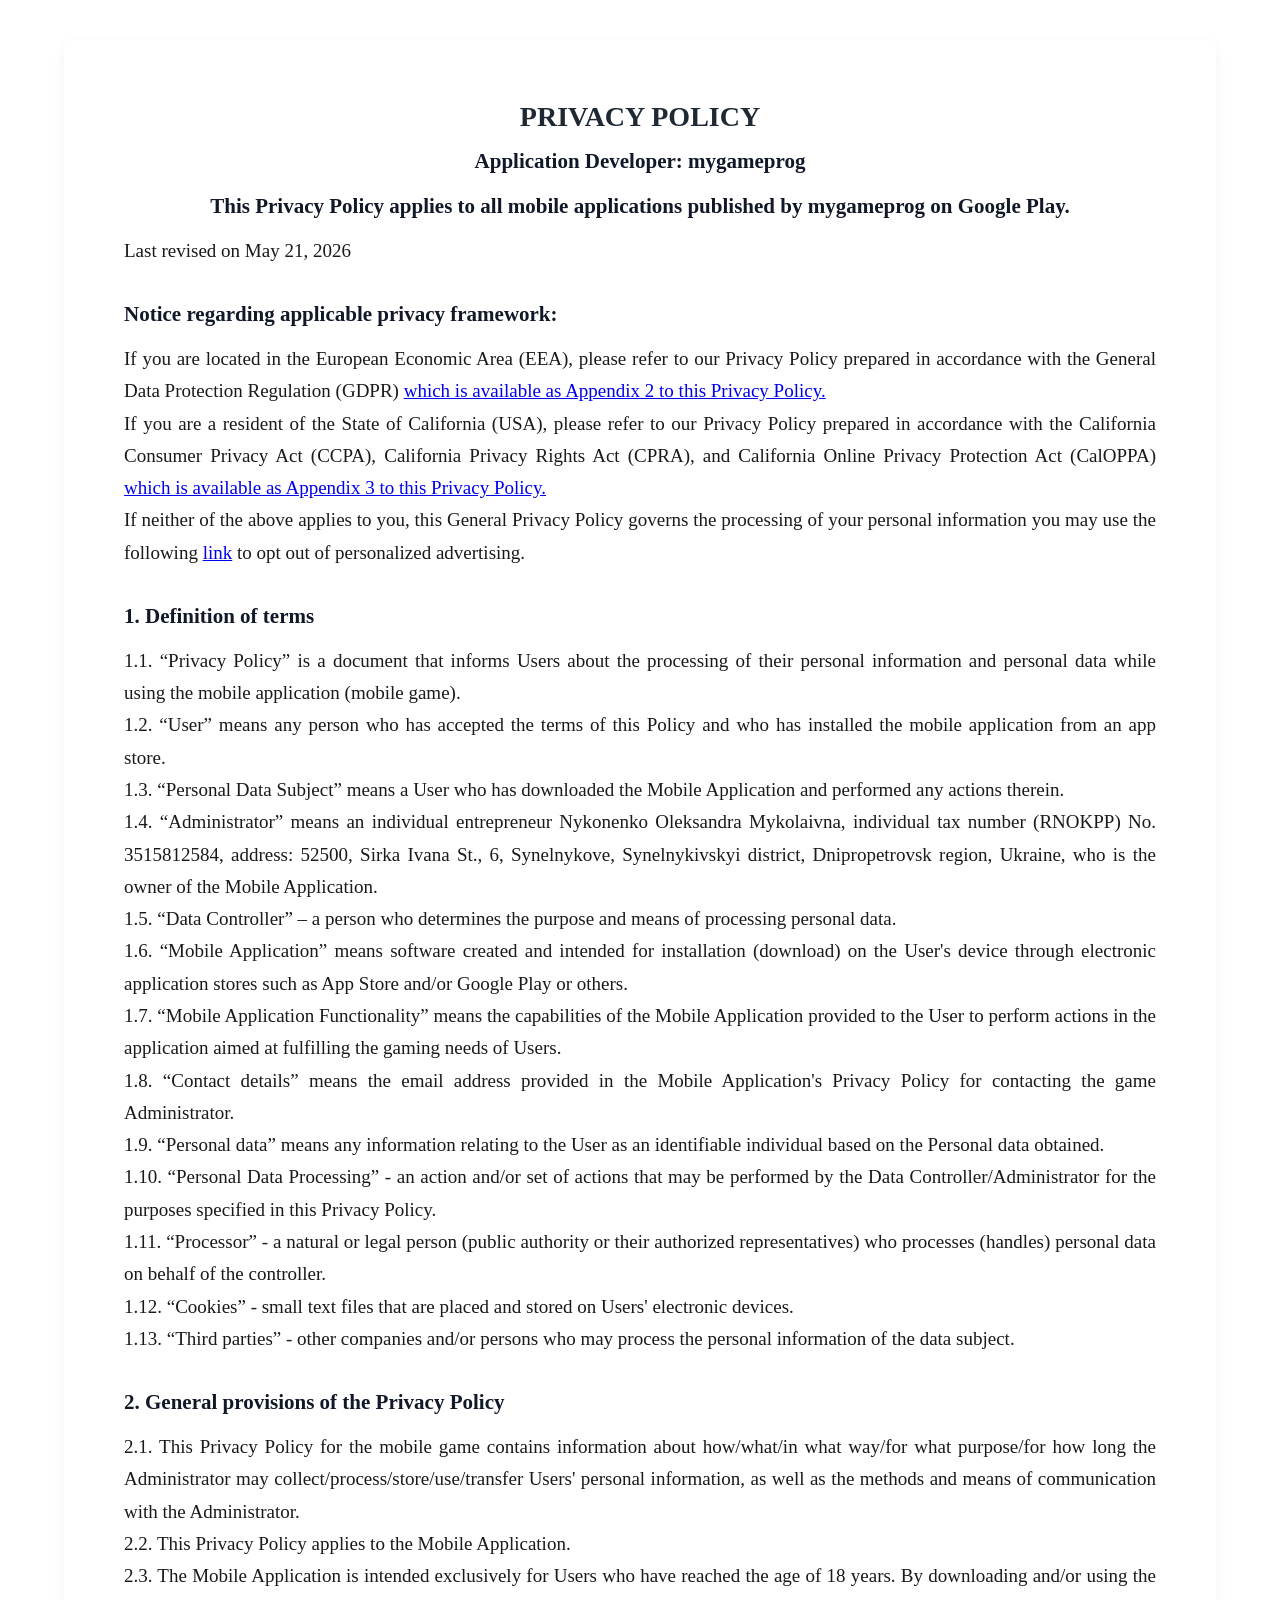
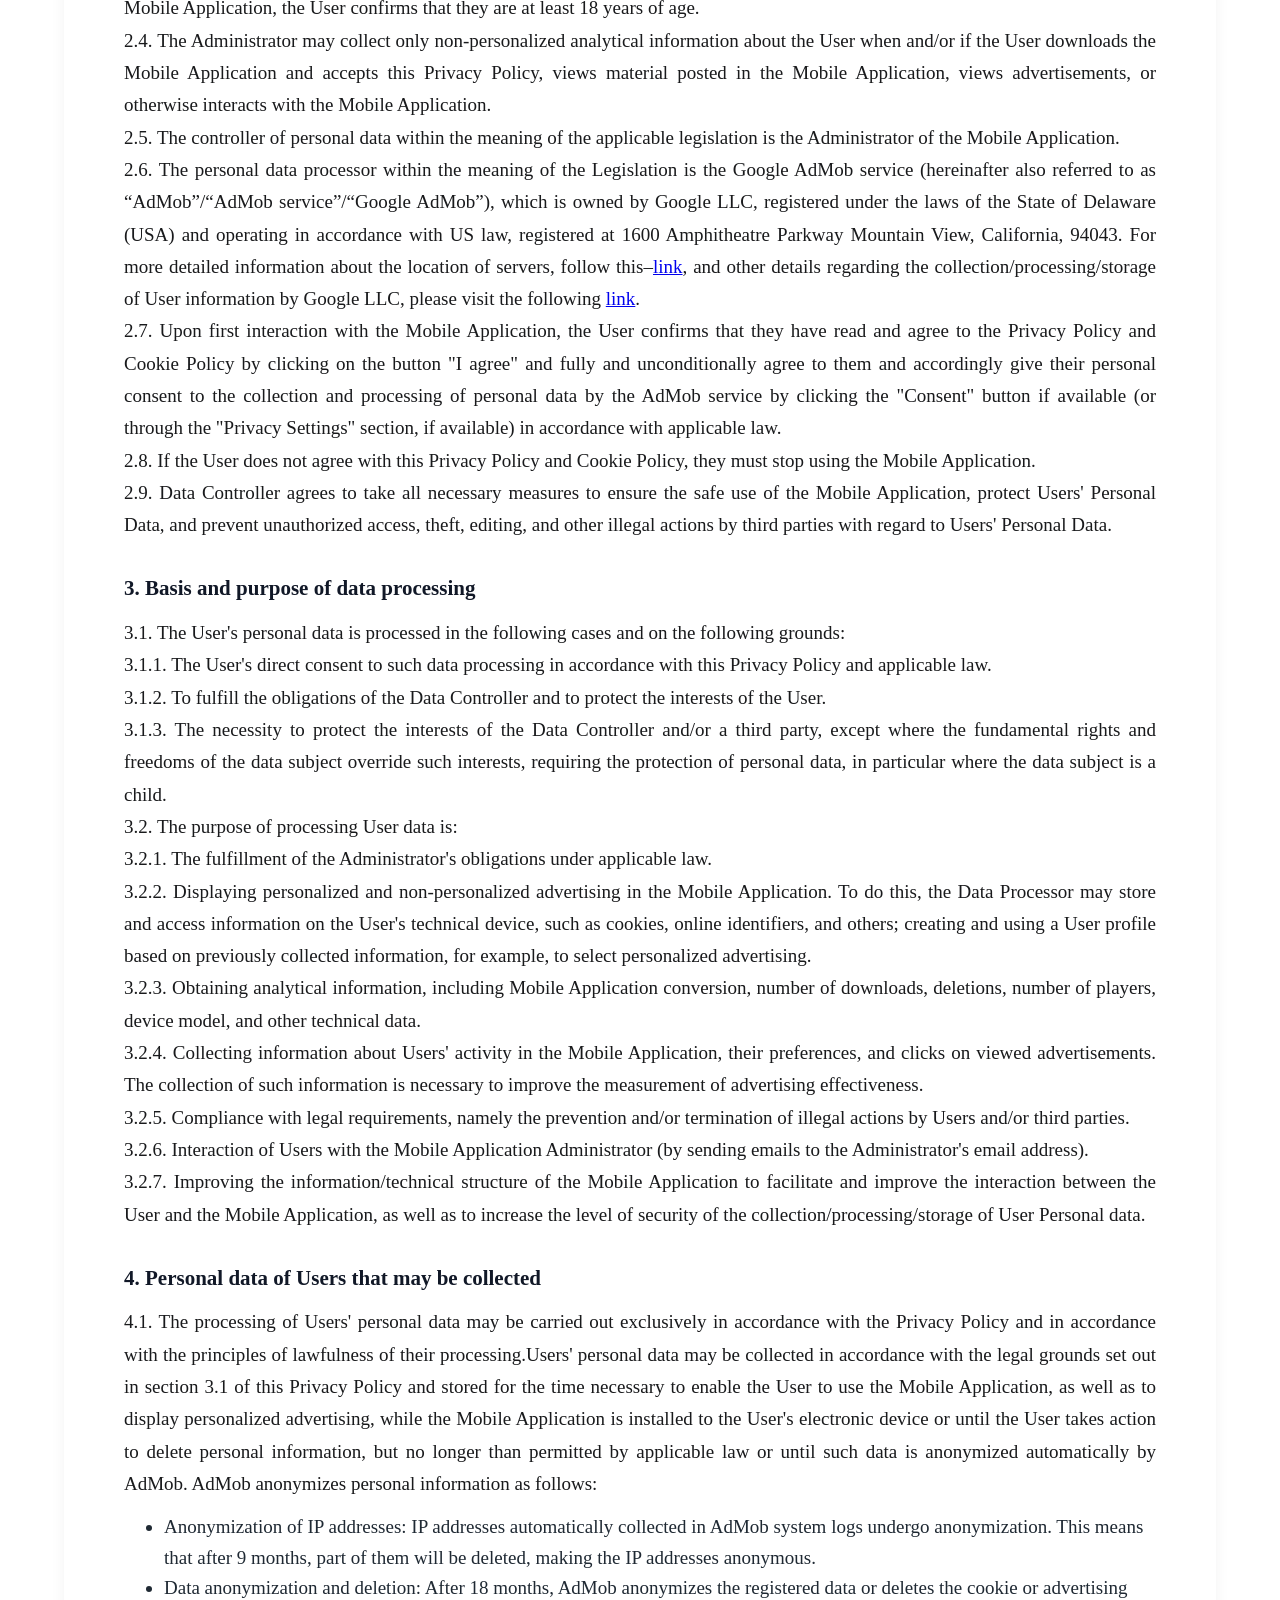
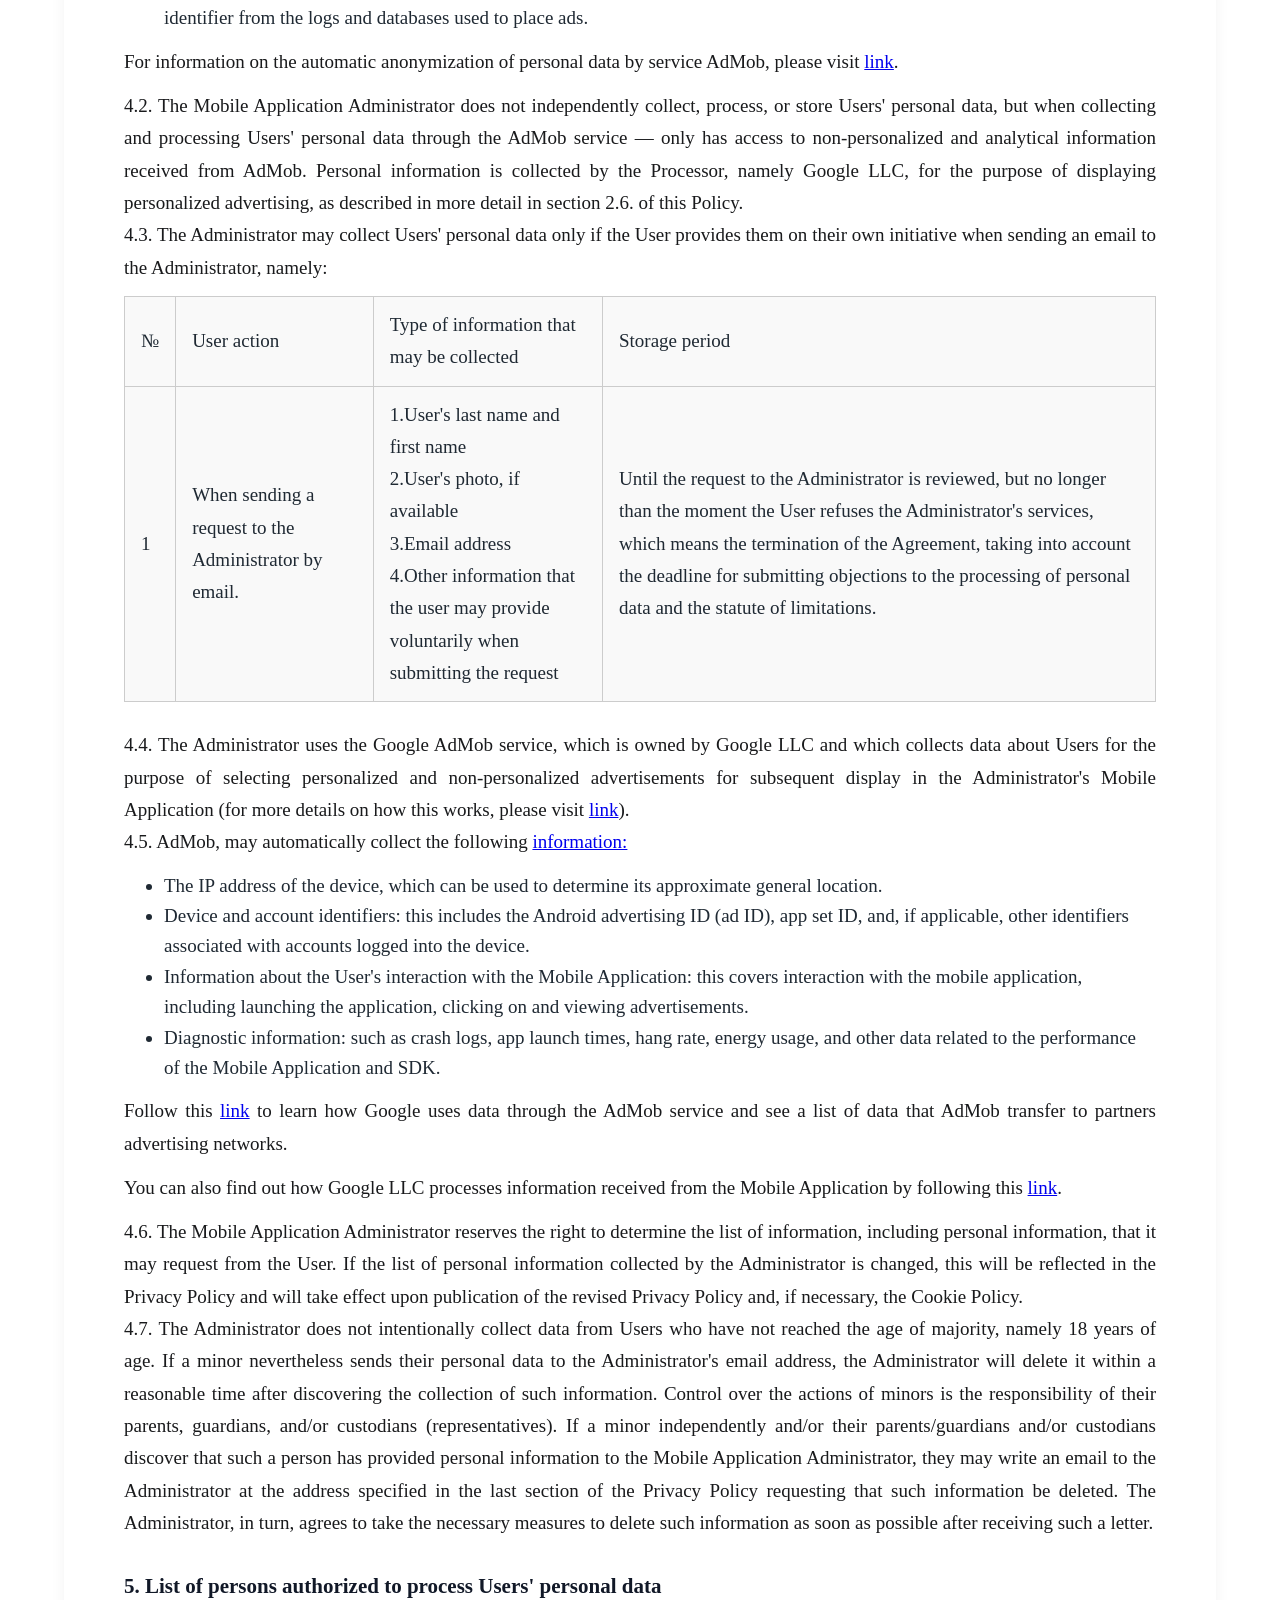
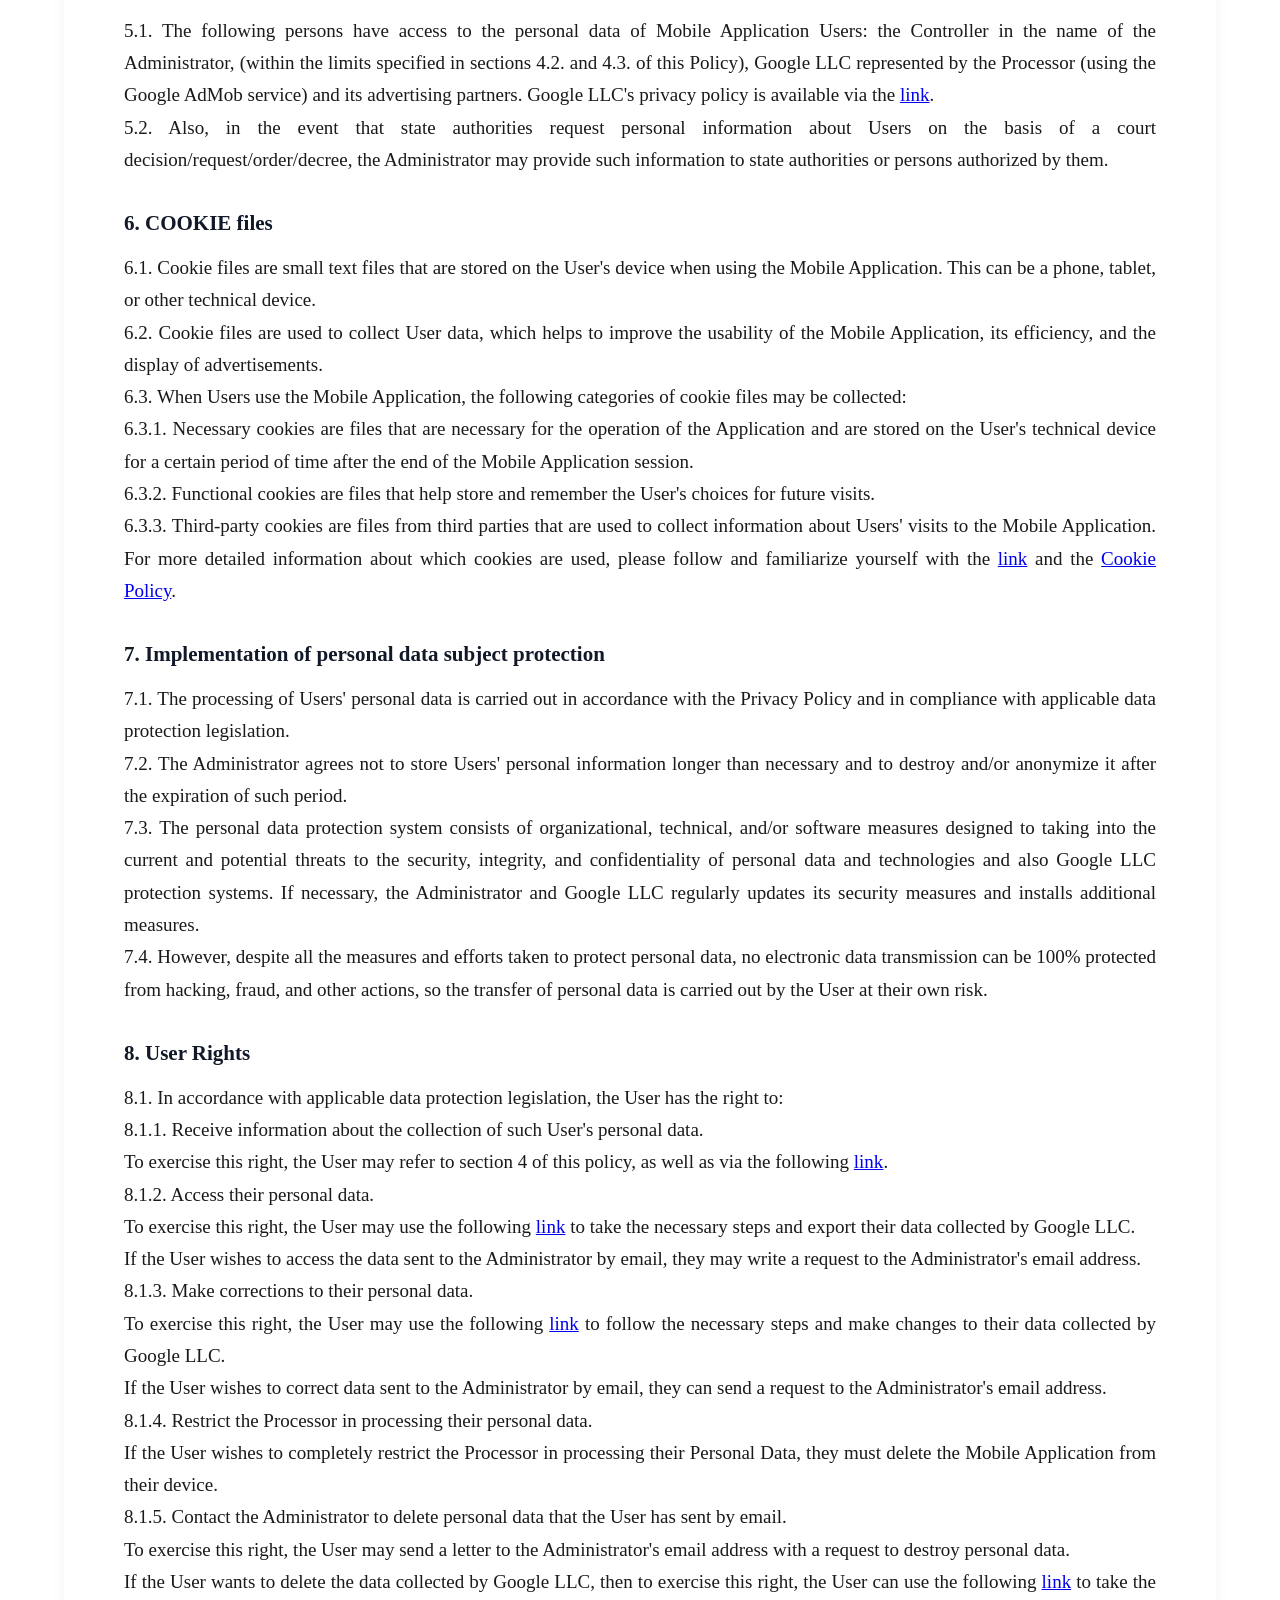
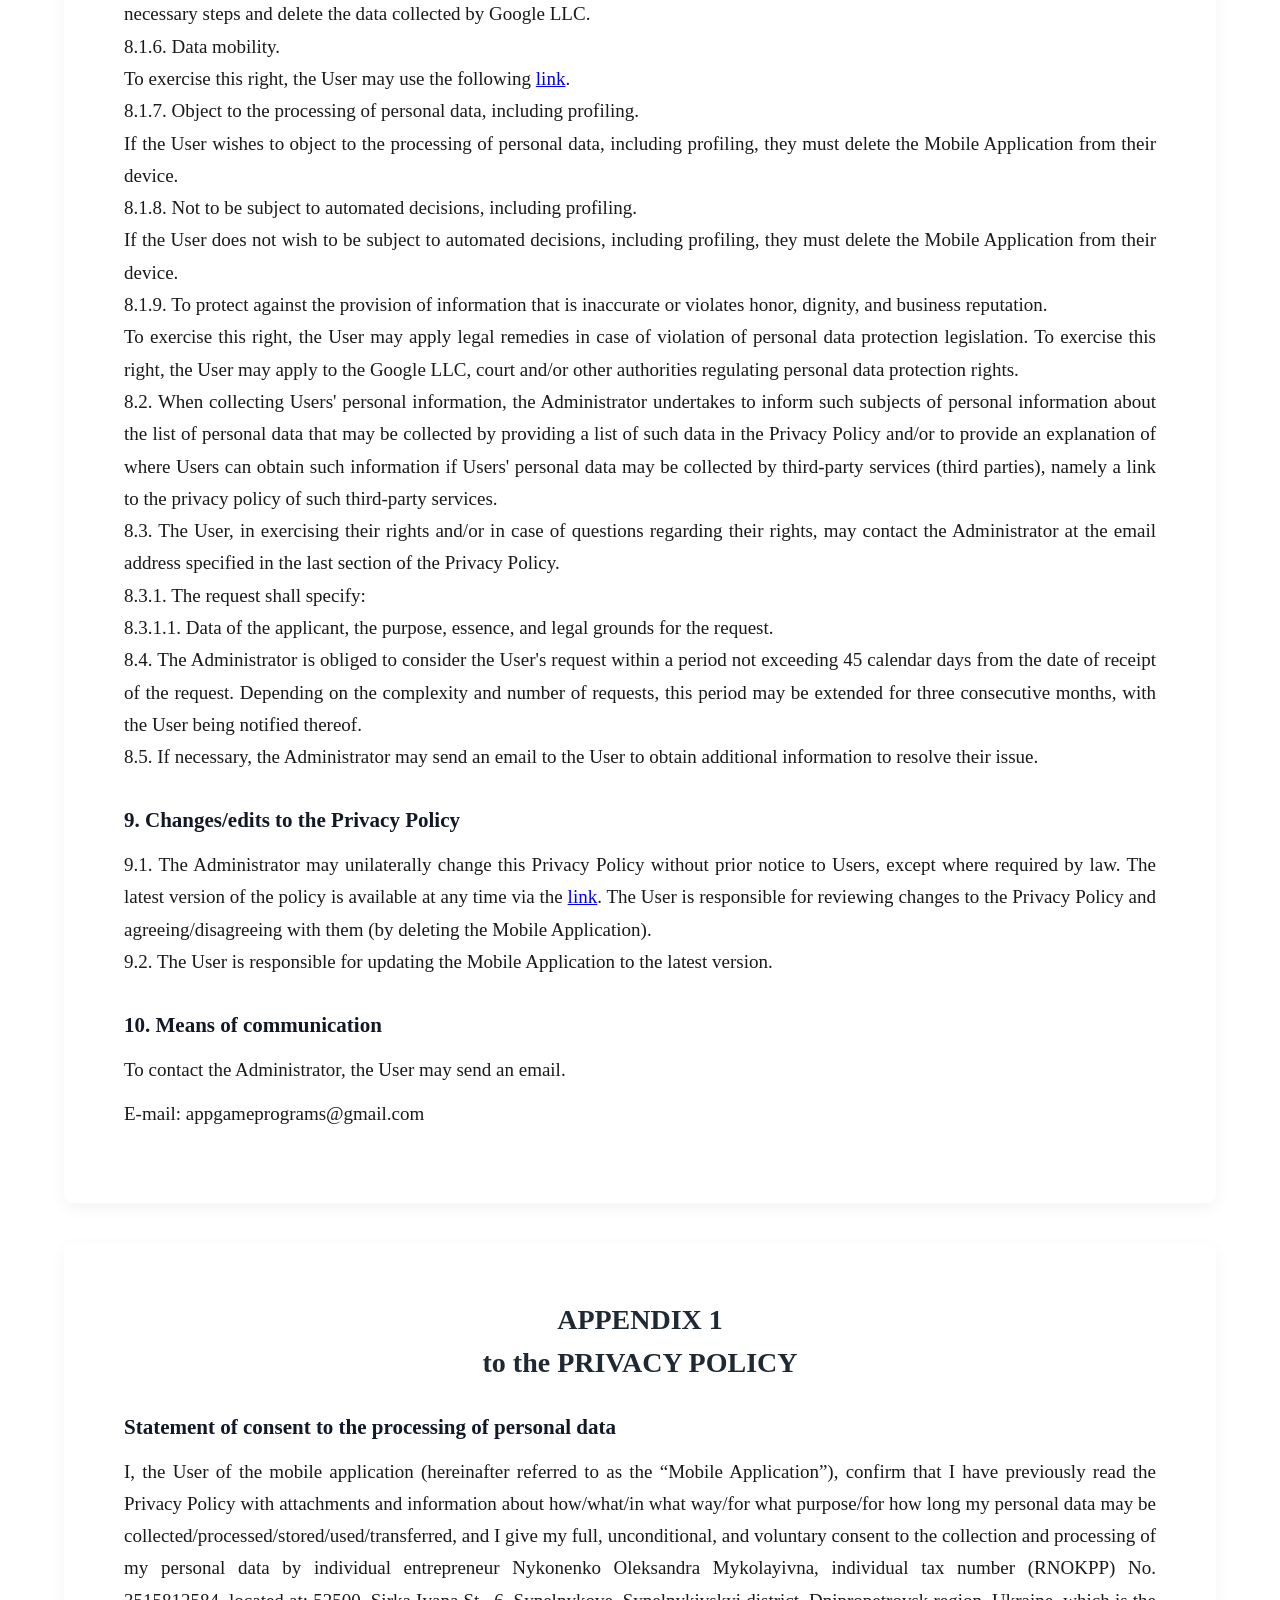
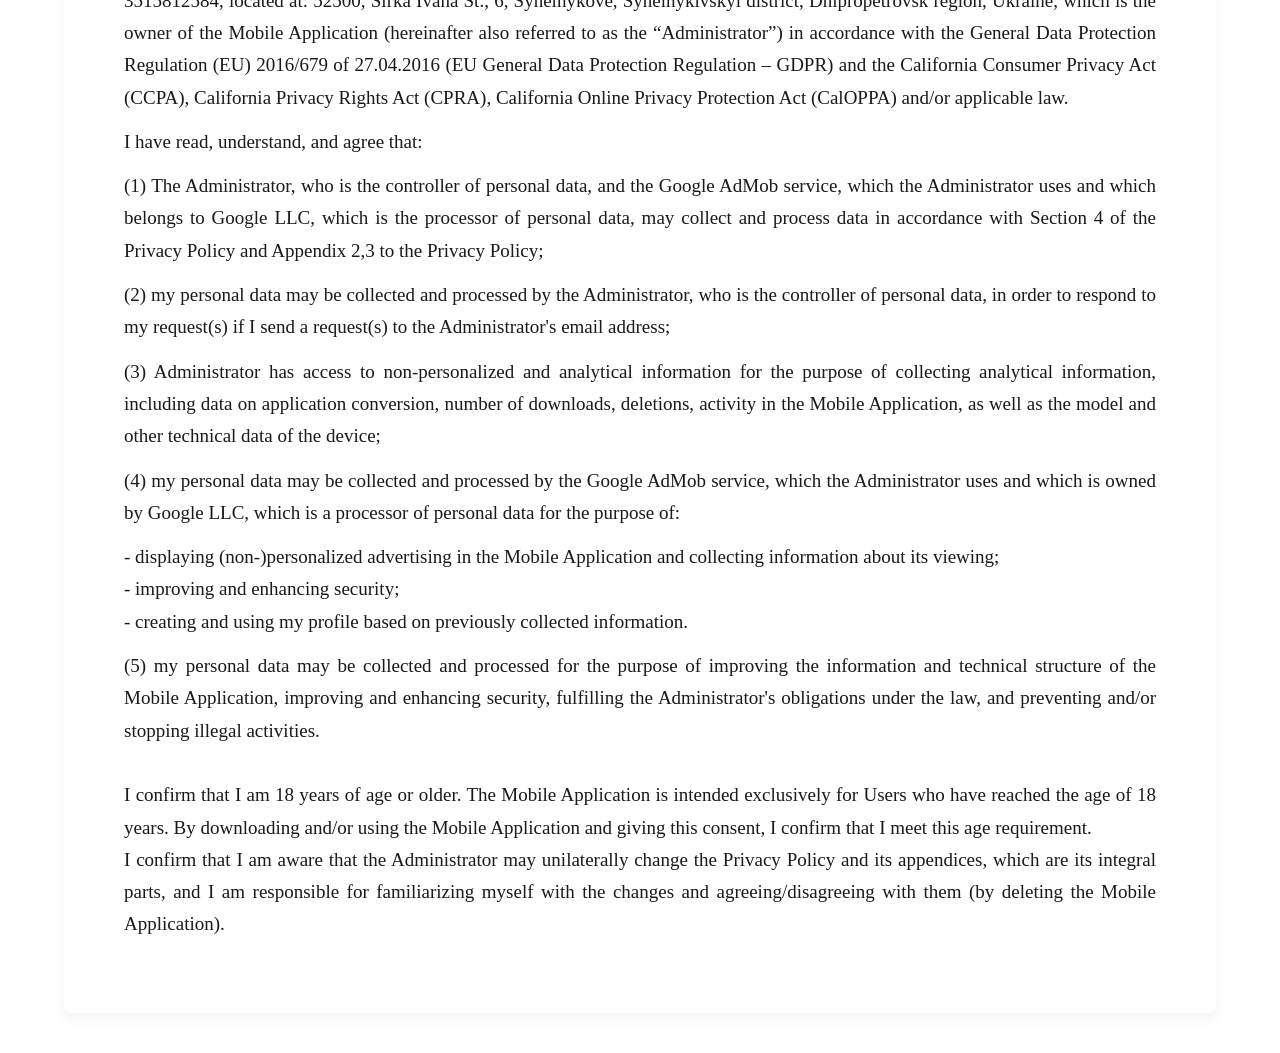
<file: index.html>
<!DOCTYPE html>
<html lang="en">
<head>
    <meta charset="UTF-8">
    <meta name="viewport" content="width=device-width, initial-scale=1.0">
    <title>PRIVACY POLICY</title>
    <link rel="stylesheet" href="styles.css">
</head>
<body>

<div class="container">
    <h1>PRIVACY POLICY</h1>
    <h2 class="title_dev">Application Developer: mygameprog</h2>
    <h2 class="title_dev">This Privacy Policy applies to all mobile applications published by mygameprog on Google Play.</h2>

		<p>Last revised on May 21, 2026</p>
        <h2>Notice regarding applicable privacy framework:</h2>
		<p>
		 If you are located in the European Economic Area (EEA), please refer to our Privacy Policy prepared in accordance with the General Data Protection Regulation (GDPR) <a href="https://appgameprivacypolicy.github.io/sitePrivacyPolicy/Appendix2">which is available as Appendix 2 to this Privacy Policy.</a><br> 
		 If you are a resident of the State of California (USA), please refer to our Privacy Policy prepared in accordance with the California Consumer Privacy Act (CCPA), California Privacy Rights Act (CPRA), and California Online Privacy Protection Act (CalOPPA) <a href="https://appgameprivacypolicy.github.io/sitePrivacyPolicy/Appendix3">which is available as Appendix 3 to this Privacy Policy.</a><br>
		 If neither of the above applies to you, this General Privacy Policy governs the processing of your personal information you may use the following <a href="https://support.google.com/My-Ad-Center-Help/answer/12155656">link</a> to opt out of personalized advertising.
		</p>
		
        <h2>1. Definition of terms</h2>
        <p>
          1.1. “Privacy Policy” is a document that informs Users about the processing of their personal information and personal data while using the mobile application (mobile game).<br>
		  1.2. “User” means any person who has accepted the terms of this Policy and who has installed the mobile application from an app store.<br>
		  1.3. “Personal Data Subject” means a User who has downloaded the Mobile Application and performed any actions therein.<br>
		  1.4. “Administrator” means an individual entrepreneur Nykonenko Oleksandra Mykolaivna, individual tax number (RNOKPP) No. 3515812584, address: 52500, Sirka Ivana St., 6, Synelnykove, Synelnykivskyi district, Dnipropetrovsk region, Ukraine, who is the owner of the Mobile Application.<br>
		  1.5. “Data Controller” – a person who determines the purpose and means of processing personal data.<br> 
		  1.6. “Mobile Application” means software created and intended for installation (download) on the User's device through electronic application stores such as App Store and/or Google Play or others.<br> 
		  1.7. “Mobile Application Functionality” means the capabilities of the Mobile Application provided to the User to perform actions in the application aimed at fulfilling the gaming needs of Users.<br>
		  1.8. “Contact details” means the email address provided in the Mobile Application's Privacy Policy for contacting the game Administrator.<br>
		  1.9. “Personal data” means any information relating to the User as an identifiable individual based on the Personal data obtained.<br>
		  1.10. “Personal Data Processing” - an action and/or set of actions that may be performed by the Data Controller/Administrator for the purposes specified in this Privacy Policy.<br>
		  1.11. “Processor” - a natural or legal person (public authority or their authorized representatives) who processes (handles) personal data on behalf of the controller.<br>
		  1.12. “Cookies” - small text files that are placed and stored on Users' electronic devices.<br>
		  1.13. “Third parties” - other companies and/or persons who may process the personal information of the data subject.
        </p>
  
        <h2>2. General provisions of the Privacy Policy</h2>
        <p>
         2.1. This Privacy Policy for the mobile game contains information about how/what/in what way/for what purpose/for how long the Administrator may collect/process/store/use/transfer Users' personal information, as well as the methods and means of communication with the Administrator.<br>
		 2.2. This Privacy Policy applies to the Mobile Application.<br>
		 2.3. The Mobile Application is intended exclusively for Users who have reached the age of 18 years. By downloading and/or using the Mobile Application, the User confirms that they are at least 18 years of age.<br>
		 2.4. The Administrator may collect only non-personalized analytical information about the User when and/or if the User downloads the Mobile Application and accepts this Privacy Policy, views material posted in the Mobile Application, views advertisements, or otherwise interacts with the Mobile Application.<br>
		 2.5. The controller of personal data within the meaning of the applicable legislation is the Administrator of the Mobile Application.<br>
		 2.6. The personal data processor within the meaning of the Legislation is the Google AdMob service (hereinafter also referred to as “AdMob”/“AdMob service”/“Google AdMob”), which is owned by Google LLC, registered under the laws of the State of Delaware (USA) and operating in accordance with US law, registered at 1600 Amphitheatre Parkway Mountain View, California, 94043. For more detailed information about the location of servers, follow this–<a href="https://datacenters.google/locations/">link</a>, and other details regarding the collection/processing/storage of User information by Google LLC, please visit the following <a href="https://policies.google.com/privacy">link</a>.<br>
		 2.7. Upon first interaction with the Mobile Application, the User confirms that they have read and agree to the Privacy Policy and Cookie Policy by clicking on the button "I agree" and fully and unconditionally agree to them and accordingly give their personal consent to the collection and processing of personal data by the AdMob service by clicking the "Consent" button if available (or through the "Privacy Settings" section, if available) in accordance with applicable law.<br>
		 2.8. If the User does not agree with this Privacy Policy and Cookie Policy, they must stop using the Mobile Application.<br>
		 2.9. Data Controller agrees to take all necessary measures to ensure the safe use of the Mobile Application, protect Users' Personal Data, and prevent unauthorized access, theft, editing, and other illegal actions by third parties with regard to Users' Personal Data.<br>
        </p>
    


        <h2>3. Basis and purpose of data processing</h2>
        <p>
		3.1. The User's personal data is processed in the following cases and on the following grounds:<br>
		3.1.1. The User's direct consent to such data processing in accordance with this Privacy Policy and applicable law.<br>
		3.1.2. To fulfill the obligations of the Data Controller and to protect the interests of the User.<br>
		3.1.3. The necessity to protect the interests of the Data Controller and/or a third party, except where the fundamental rights and freedoms of the data subject override such interests, requiring the protection of personal data, in particular where the data subject is a child.<br>
		3.2. The purpose of processing User data is:<br>
		3.2.1. The fulfillment of the Administrator's obligations under applicable law.<br>
		3.2.2. Displaying personalized and non-personalized advertising in the Mobile Application. To do this, the Data Processor may store and access information on the User's technical device, such as cookies, online identifiers, and others; creating and using a User profile based on previously collected information, for example, to select personalized advertising.<br>
		3.2.3. Obtaining analytical information, including Mobile Application conversion, number of downloads, deletions, number of players, device model, and other technical data.<br>
		3.2.4. Collecting information about Users' activity in the Mobile Application, their preferences, and clicks on viewed advertisements. The collection of such information is necessary to improve the measurement of advertising effectiveness.<br>
		3.2.5. Compliance with legal requirements, namely the prevention and/or termination of illegal actions by Users and/or third parties.<br>
		3.2.6. Interaction of Users with the Mobile Application Administrator (by sending emails to the Administrator's email address).<br>
		3.2.7. Improving the information/technical structure of the Mobile Application to facilitate and improve the interaction between the User and the Mobile Application, as well as to increase the level of security of the collection/processing/storage of User Personal data.<br>
        </p>


  
        <h2>4. Personal data of Users that may be collected</h2>
        <p>
		4.1. The processing of Users' personal data may be carried out exclusively in accordance with the Privacy Policy and in accordance with the principles of lawfulness of their processing.Users' personal data may be collected in accordance with the legal grounds set out in section 3.1 of this Privacy Policy and stored for the time necessary to enable the User to use the Mobile Application, as well as to display personalized advertising, while  the Mobile Application is installed  to the User's electronic device or until the User takes action to delete personal information, but no longer than permitted by applicable law or until such data is anonymized automatically by AdMob.
		AdMob anonymizes personal information as follows:
        </p>
			<ul>
				<li>Anonymization of IP addresses: IP addresses automatically collected in AdMob system logs undergo anonymization. This means that after 9 months, part of them will be deleted, making the IP addresses anonymous.</li>
				<li>Data anonymization and deletion: After 18 months, AdMob anonymizes the registered data or deletes the cookie or advertising identifier from the logs and databases used to place ads.</li>
			</ul>

        <p>
		For information on the automatic anonymization of personal data by service AdMob, please visit <a href="https://support.google.com/admob/answer/7665968">link</a>.
		</p>
 
		<p>
		4.2. The Mobile Application Administrator does not independently collect, process, or store Users' personal data, but when collecting and processing Users' personal data through the AdMob service — only has access to non-personalized and analytical information received from AdMob. Personal information is collected by the Processor, namely Google LLC, for the purpose of displaying personalized advertising, as described in more detail in section 2.6. of this Policy.<br>
		4.3. The Administrator may collect Users' personal data only if the User provides them on their own initiative when sending an email to the Administrator, namely:
		</p>
		<div class="table-wrapper">
		 <table class="four-column-table">
		  <tr>
			<td>№</td>
			<td>User action</td>
			<td>Type of information that may be collected</td>
			<td>Storage period</td>
		  </tr>
		   <tr>
			<td>1</td>
			<td>When sending a request to the Administrator by email.</td>
			<td>1.User's last name and first name<br> 2.User's photo, if available <br>3.Email address <br>4.Other information that the user may provide voluntarily when submitting the request</td>
			<td>Until the request to the Administrator is reviewed, but no longer than the moment the User refuses the Administrator's services, which means the termination of the Agreement, taking into account the deadline for submitting objections to the processing of personal data and the statute of limitations.</td>
		  </tr>
		</table>
		</div>
		<br>
		<p>
		4.4. The Administrator uses the Google AdMob service, which is owned by Google LLC and which collects data about Users for the purpose of selecting personalized and non-personalized advertisements for subsequent display in the Administrator's Mobile Application (for more details on how this works, please visit <a href="https://policies.google.com/technologies/partner-sites">link</a>).<br>
		4.5. AdMob, may automatically collect the following <a href="https://developers.google.com/admob/android/privacy/play-data-disclosure">information:</a>
		</p>
		<ul>
				<li>The IP address of the device, which can be used to determine its approximate general location.</li>
				<li>Device and account identifiers: this includes the Android advertising ID (ad ID), app set ID, and, if applicable, other identifiers associated with accounts logged into the device.</li>
				<li>Information about the User's interaction with the Mobile Application: this covers interaction with the mobile application, including launching the application, clicking on and viewing advertisements.</li>
				<li>Diagnostic information: such as crash logs, app launch times, hang rate, energy usage, and other data related to the performance of the Mobile Application and SDK.</li>
			</ul>
		
		
		<p>
         Follow this <a href="https://support.google.com/admob/answer/7665968">link</a> to learn how Google uses data through the AdMob service and see a list of data that AdMob transfer to partners advertising networks.
        </p>
		
		<p>
         You can also find out how Google LLC processes information received from the Mobile Application by following this <a href="https://policies.google.com/technologies/partner-sites">link</a>.
        </p>
		<p>
         4.6. The Mobile Application Administrator reserves the right to determine the list of information, including personal information, that it may request from the User. If the list of personal information collected by the Administrator is changed, this will be reflected in the Privacy Policy and will take effect upon publication of the revised Privacy Policy and, if necessary, the Cookie Policy.<br>
         4.7. The Administrator does not intentionally collect data from Users who have not reached the age of majority, namely 18 years of age. If a minor nevertheless sends their personal data to the Administrator's email address, the Administrator will delete it within a reasonable time after discovering the collection of such information. Control over the actions of minors is the responsibility of their parents, guardians, and/or custodians (representatives). If a minor independently and/or their parents/guardians and/or custodians discover that such a 
		 person has provided personal information to the Mobile Application Administrator, they may write an email to the Administrator at the address specified in the last section of the Privacy Policy requesting that such information be deleted. The Administrator, in turn, agrees to take the necessary measures to delete such information as soon as possible after receiving such a letter.
		</p>
 
        <h2>5. List of persons authorized to process Users' personal data</h2>
        <p>
         5.1. The following persons have access to the personal data of Mobile Application Users: the Controller in the name of the Administrator, (within the limits specified in sections 4.2. and 4.3. of this Policy), Google LLC represented by the Processor (using the Google AdMob service) and its advertising partners. Google LLC's privacy policy is available via the <a href="https://policies.google.com/privacy">link</a>.<br>
		 5.2. Also, in the event that state authorities request personal information about Users on the basis of a court decision/request/order/decree, the Administrator may provide such information to state authorities or persons authorized by them.
        </p>
  
		<h2>6. COOKIE files</h2>
		<p>
		6.1. Cookie files are small text files that are stored on the User's device when using the Mobile Application. This can be a phone, tablet, or other technical device.<br>
		6.2. Cookie files are used to collect User data, which helps to improve the usability of the Mobile Application, its efficiency, and the display of advertisements.<br>
		6.3. When Users use the Mobile Application, the following categories of cookie files may be collected:<br>
		6.3.1. Necessary cookies are files that are necessary for the operation of the Application and are stored on the User's technical device for a certain period of time after the end of the Mobile Application session.<br>
		6.3.2. Functional cookies are files that help store and remember the User's choices for future visits.<br>
		6.3.3. Third-party cookies are files from third parties that are used to collect information about Users' visits to the Mobile Application. For more detailed information about which cookies are used, please follow and familiarize yourself with the <a href="https://policies.google.com/technologies/cookies">link</a> and the <a href="https://appgameprivacypolicy.github.io/sitePrivacyPolicy/site-Cookies">Cookie Policy</a>.		
		</p>
		
		<h2>7. Implementation of personal data subject protection</h2>
		<p>
		7.1. The processing of Users' personal data is carried out in accordance with the Privacy Policy and in compliance with applicable data protection legislation.<br>
		7.2. The Administrator agrees not to store Users' personal information longer than necessary and to destroy and/or anonymize it after the expiration of such period.<br>
		7.3. The personal data protection system consists of organizational, technical, and/or software measures designed to taking into the current and potential threats to the security, integrity, and confidentiality of personal data and technologies and also Google LLC protection systems. If necessary, the Administrator and Google LLC regularly updates its security measures and installs additional measures.<br>
		7.4. However, despite all the measures and efforts taken to protect personal data, no electronic data transmission can be 100% protected from hacking, fraud, and other actions, so the transfer of personal data is carried out by the User at their own risk.<br>
		</p>
		
		<h2>8. User Rights</h2>
		<p>
		8.1. In accordance with applicable data protection legislation, the User has the right to:<br>
		8.1.1. Receive information about the collection of such User's personal data.<br> To exercise this right, the User may refer to section 4 of this policy, as well as via the following <a href="https://policies.google.com/privacy#infocollect">link</a>.<br>
		8.1.2. Access their personal data.<br> To exercise this right, the User may use the following <a href="https://policies.google.com/privacy#infodelete">link</a> to take the necessary steps and export their data collected by Google LLC.<br> If the User wishes to access the data sent to the Administrator by email, they may write a request to the Administrator's email address.<br>
		8.1.3. Make corrections to their personal data.<br>To exercise this right, the User may use the following <a href="https://policies.google.com/technologies/retention">link</a> to follow the necessary steps and make changes to their data collected by Google LLC.<br>If the User wishes to correct data sent to the Administrator by email, they can send a request to the Administrator's email address.<br>
		8.1.4. Restrict the Processor in processing their personal data.<br>If the User wishes to completely restrict the Processor in processing their Personal Data, they must delete the Mobile Application from their device.<br>
		8.1.5. Contact the Administrator to delete personal data that the User has sent by email.<br>To exercise this right, the User may send a letter to the Administrator's email address with a request to destroy personal data.<br>If the User wants to delete the data collected by Google LLC, then to exercise this right, the User can use the following <a href="https://policies.google.com/privacy#infodelete">link</a> to take the necessary steps and delete the data collected by Google LLC.<br>
		8.1.6. Data mobility.<br>To exercise this right, the User may use the following <a href="https://takeout.google.com/?utm_source=pp">link</a>.<br>
		8.1.7. Object to the processing of personal data, including profiling.<br>If the User wishes to object to the processing of personal data, including profiling, they must delete the Mobile Application from their device.<br>
		8.1.8. Not to be subject to automated decisions, including profiling.<br>If the User does not wish to be subject to automated decisions, including profiling, they must delete the Mobile Application from their device.<br>
		8.1.9. To protect against the provision of information that is inaccurate or violates honor, dignity, and business reputation.<br>To exercise this right, the User may apply legal remedies in case of violation of personal data protection legislation. To exercise this right, the User may apply to the Google LLC, court and/or other authorities regulating personal data protection rights.<br>
		8.2. When collecting Users' personal information, the Administrator undertakes to inform such subjects of personal information about the list of personal data that may be collected by providing a list of such data in the Privacy Policy and/or to provide an explanation of where Users can obtain such information if Users' personal data may be collected by third-party services (third parties), namely a link to the privacy policy of such third-party services.<br>
		8.3. The User, in exercising their rights and/or in case of questions regarding their rights, may contact the Administrator at the email address specified in the last section of the Privacy Policy.<br>
		8.3.1. The request shall specify:<br>
		8.3.1.1. Data of the applicant, the purpose, essence, and legal grounds for the request.<br>
		8.4. The Administrator is obliged to consider the User's request within a period not exceeding 45 calendar days from the date of receipt of the request. Depending on the complexity and number of requests, this period may be extended for three consecutive months, with the User being notified thereof.<br>
		8.5. If necessary, the Administrator may send an email to the User to obtain additional information to resolve their issue.
		</p>
		
		<h2>9. Changes/edits to the Privacy Policy</h2>
		<p>
		9.1. The Administrator may unilaterally change this Privacy Policy without prior notice to Users, except where required by law. The latest version of the policy is available at any time via the <a href="https://appgameprivacypolicy.github.io/sitePrivacyPolicy/">link</a>. 
		The User is responsible for reviewing changes to the Privacy Policy and agreeing/disagreeing with them (by deleting the Mobile Application).</br>
		9.2. The User is responsible for updating the Mobile Application to the latest version.
		</p>
		
		
		<h2>10. Means of communication</h2>
		<p>
		To contact the Administrator, the User may send an email.
		</p>
		
		<p>
		E-mail: appgameprograms@gmail.com
		</p>
		

</div>


<div class="container">
		<h1>APPENDIX 1</h1>
		<h1>to the PRIVACY POLICY</h1>
		
		<h2>Statement of consent to the processing of personal data</h2>
		<p>
		I, the User of the mobile application (hereinafter referred to as the “Mobile Application”), confirm that I have previously read the Privacy Policy with attachments and information 
		about how/what/in what way/for what purpose/for how long my personal data may be collected/processed/stored/used/transferred, and I give my full, unconditional, and voluntary consent to the collection and processing of my personal 
		data by individual entrepreneur Nykonenko Oleksandra Mykolayivna, individual tax number (RNOKPP) No. 3515812584, located at: 52500, Sirka Ivana St., 6, Synelnykove, Synelnykivskyi district, Dnipropetrovsk region, Ukraine, which is the
		owner of the Mobile Application (hereinafter also referred to as the “Administrator”) in accordance with the General Data Protection Regulation (EU) 2016/679 of 27.04.2016 (EU General Data Protection Regulation – GDPR) 
		and the California Consumer Privacy Act (CCPA), California Privacy Rights Act (CPRA), California Online Privacy Protection Act (CalOPPA) and/or applicable law.<br>
		</p>
		<p>
		I have read, understand, and agree that:<br>
		</p>
		<p>
		(1) The Administrator, who is the controller of personal data, and the Google AdMob service, which the Administrator uses and which belongs to Google LLC, which is the processor of personal data, may collect and process data in accordance with Section 4 of the Privacy Policy and Appendix 2,3 to the Privacy Policy;
		<br>
		</p>
		<p>
		(2) my personal data may be collected and processed by the Administrator, who is the controller of personal data, in order to respond to my request(s) if I send a request(s) to the Administrator's email address;<br>
		</p>
		<p>
		(3) Administrator has access to non-personalized and analytical information for the purpose of collecting analytical information, including data on application conversion, number of downloads, deletions, activity in the Mobile Application, as well as the model and other technical data of the device;
		</p>
		<p>
		(4) my personal data may be collected and processed by the Google AdMob service, which the Administrator uses and which is owned by Google LLC, which is a processor of personal data for the purpose of:<br>
		</p>
		<p>
		- displaying (non-)personalized advertising in the Mobile Application and collecting information about its viewing;<br>
		- improving and enhancing security;<br>
		- creating and using my profile based on previously collected information.<br>
		</p>
		<p>
		(5) my personal data may be collected and processed for the purpose of improving the information and technical structure of the Mobile Application, improving and enhancing security, fulfilling the Administrator's obligations under the law, and preventing and/or stopping illegal activities.
		<br><br>
		I confirm that I am 18 years of age or older. The Mobile Application is intended exclusively for Users who have reached the age of 18 years. By downloading and/or using the Mobile Application and giving this consent, I confirm that I meet this age requirement.
		<br>
		I confirm that I am aware that the Administrator may unilaterally change the Privacy Policy and its appendices, which are its integral parts, and I am responsible for familiarizing myself with the changes and agreeing/disagreeing with them (by deleting the Mobile Application).
		</p>
		
</div>

</body>
</html>
</file>
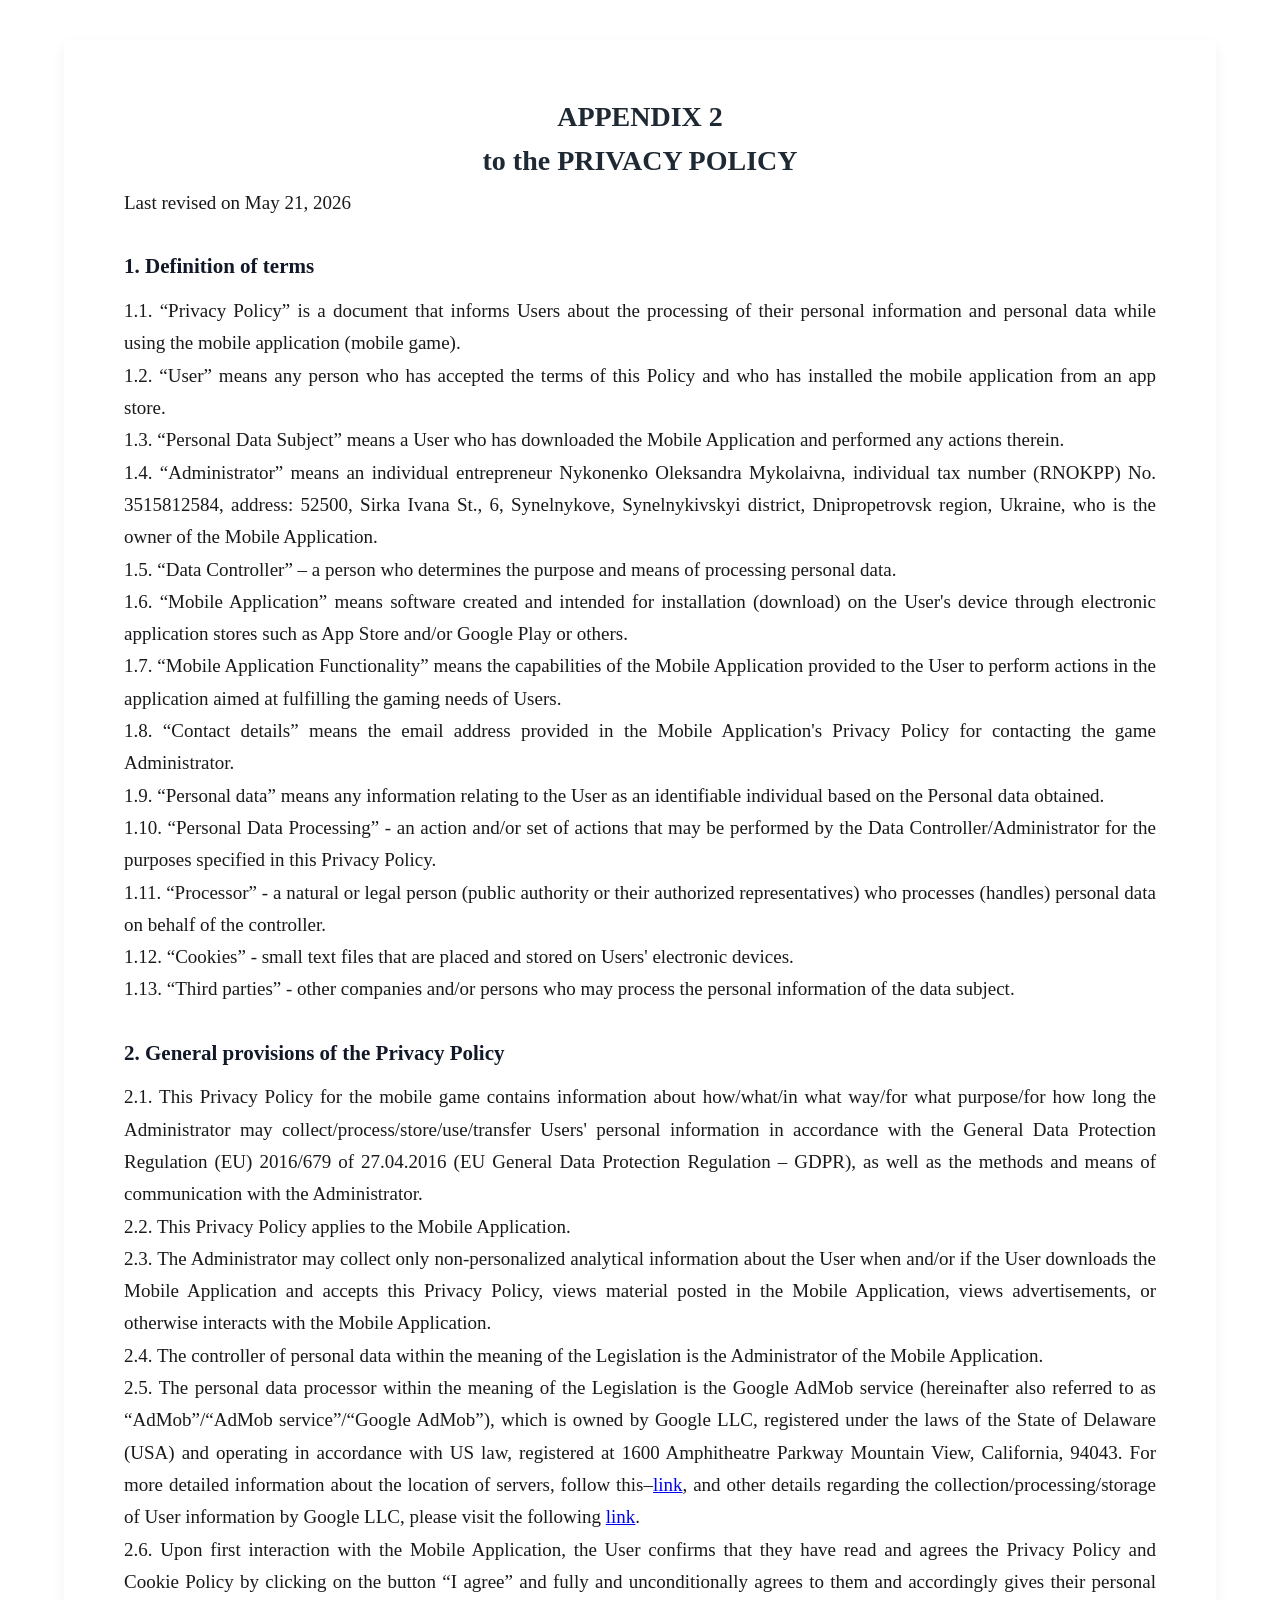
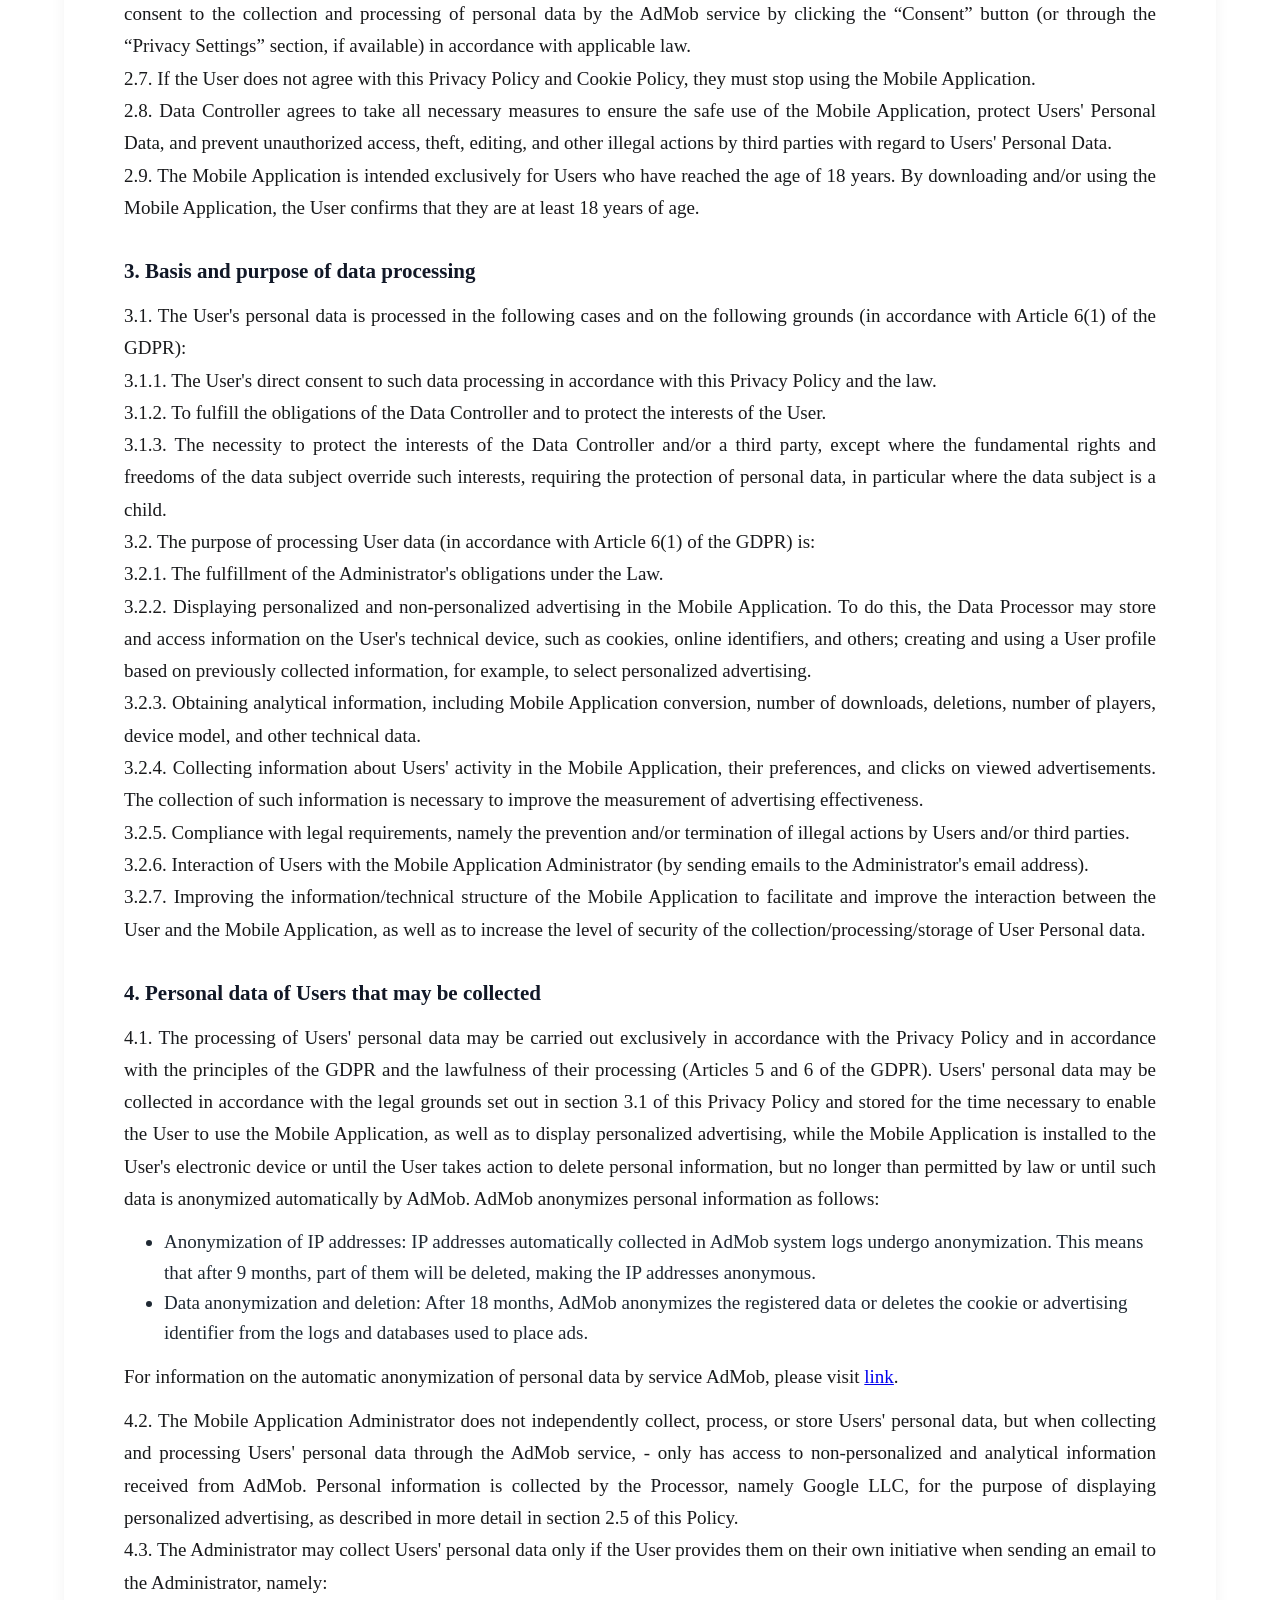
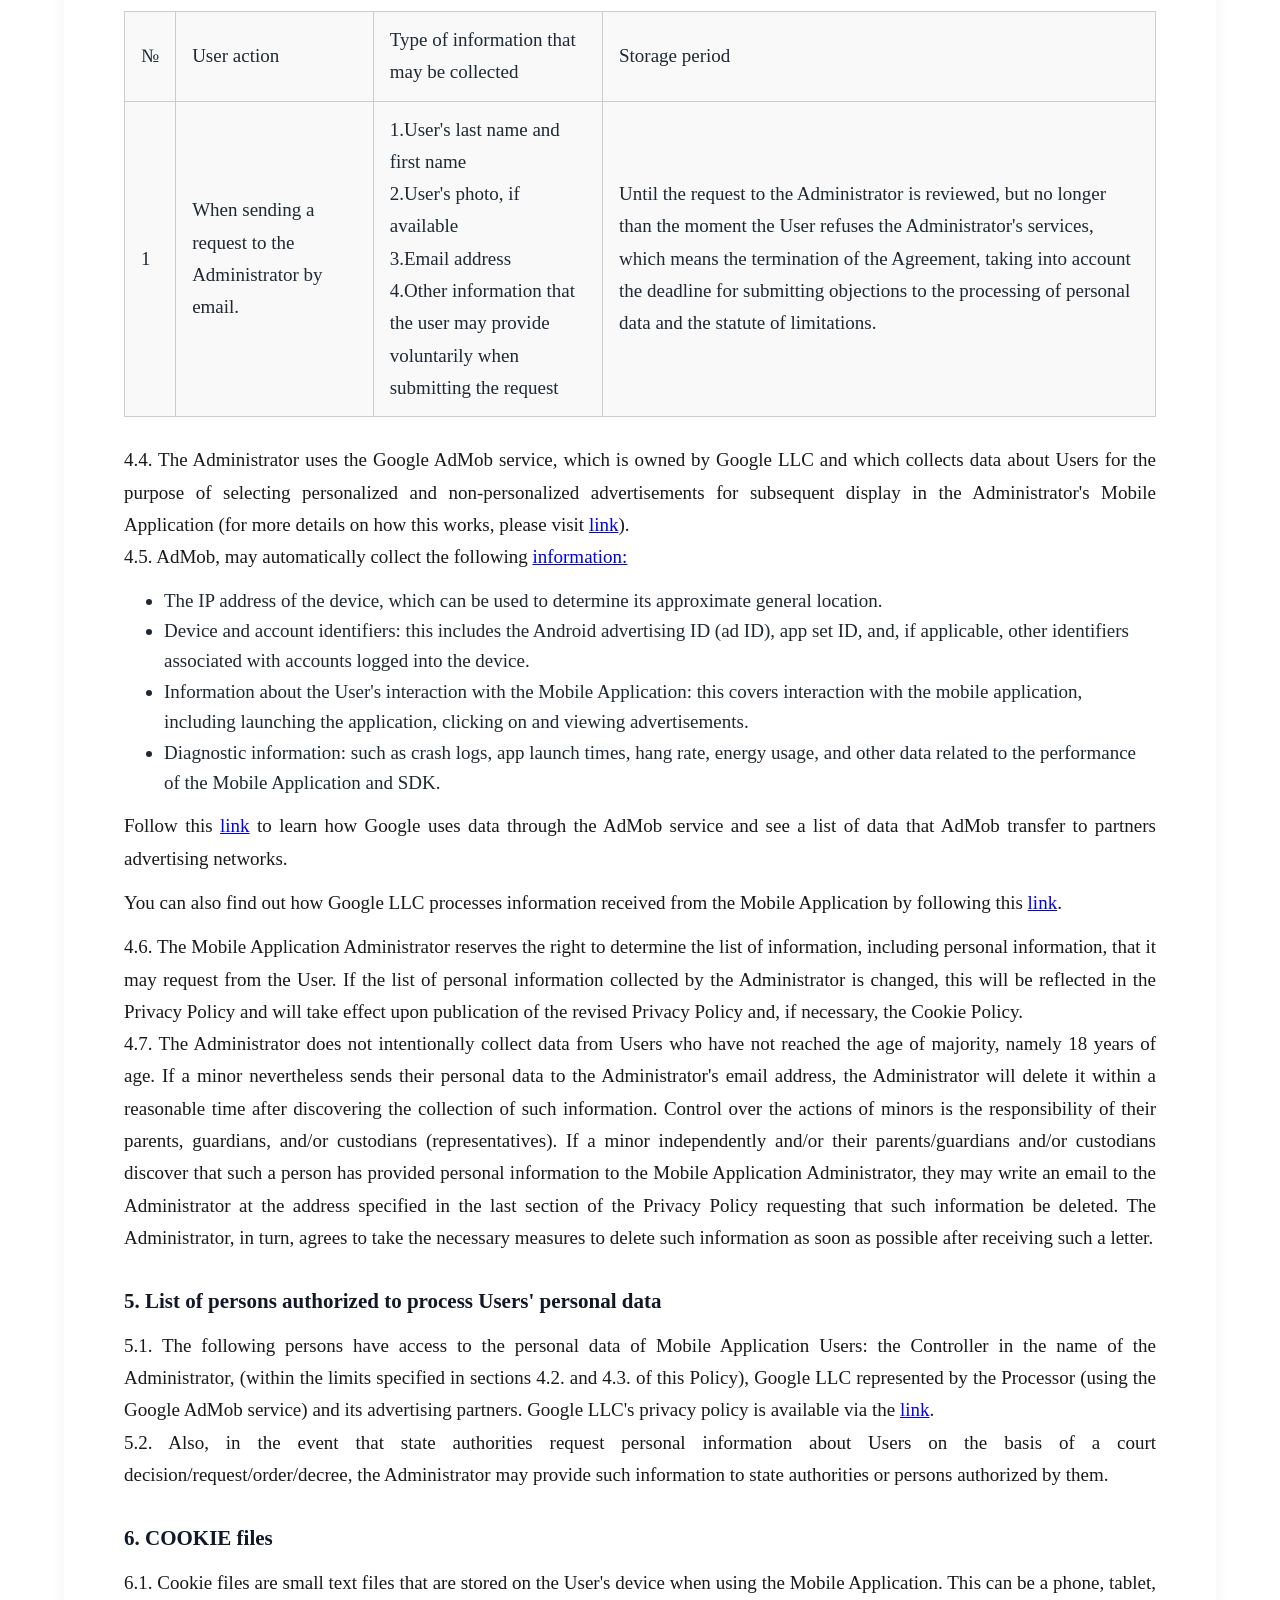
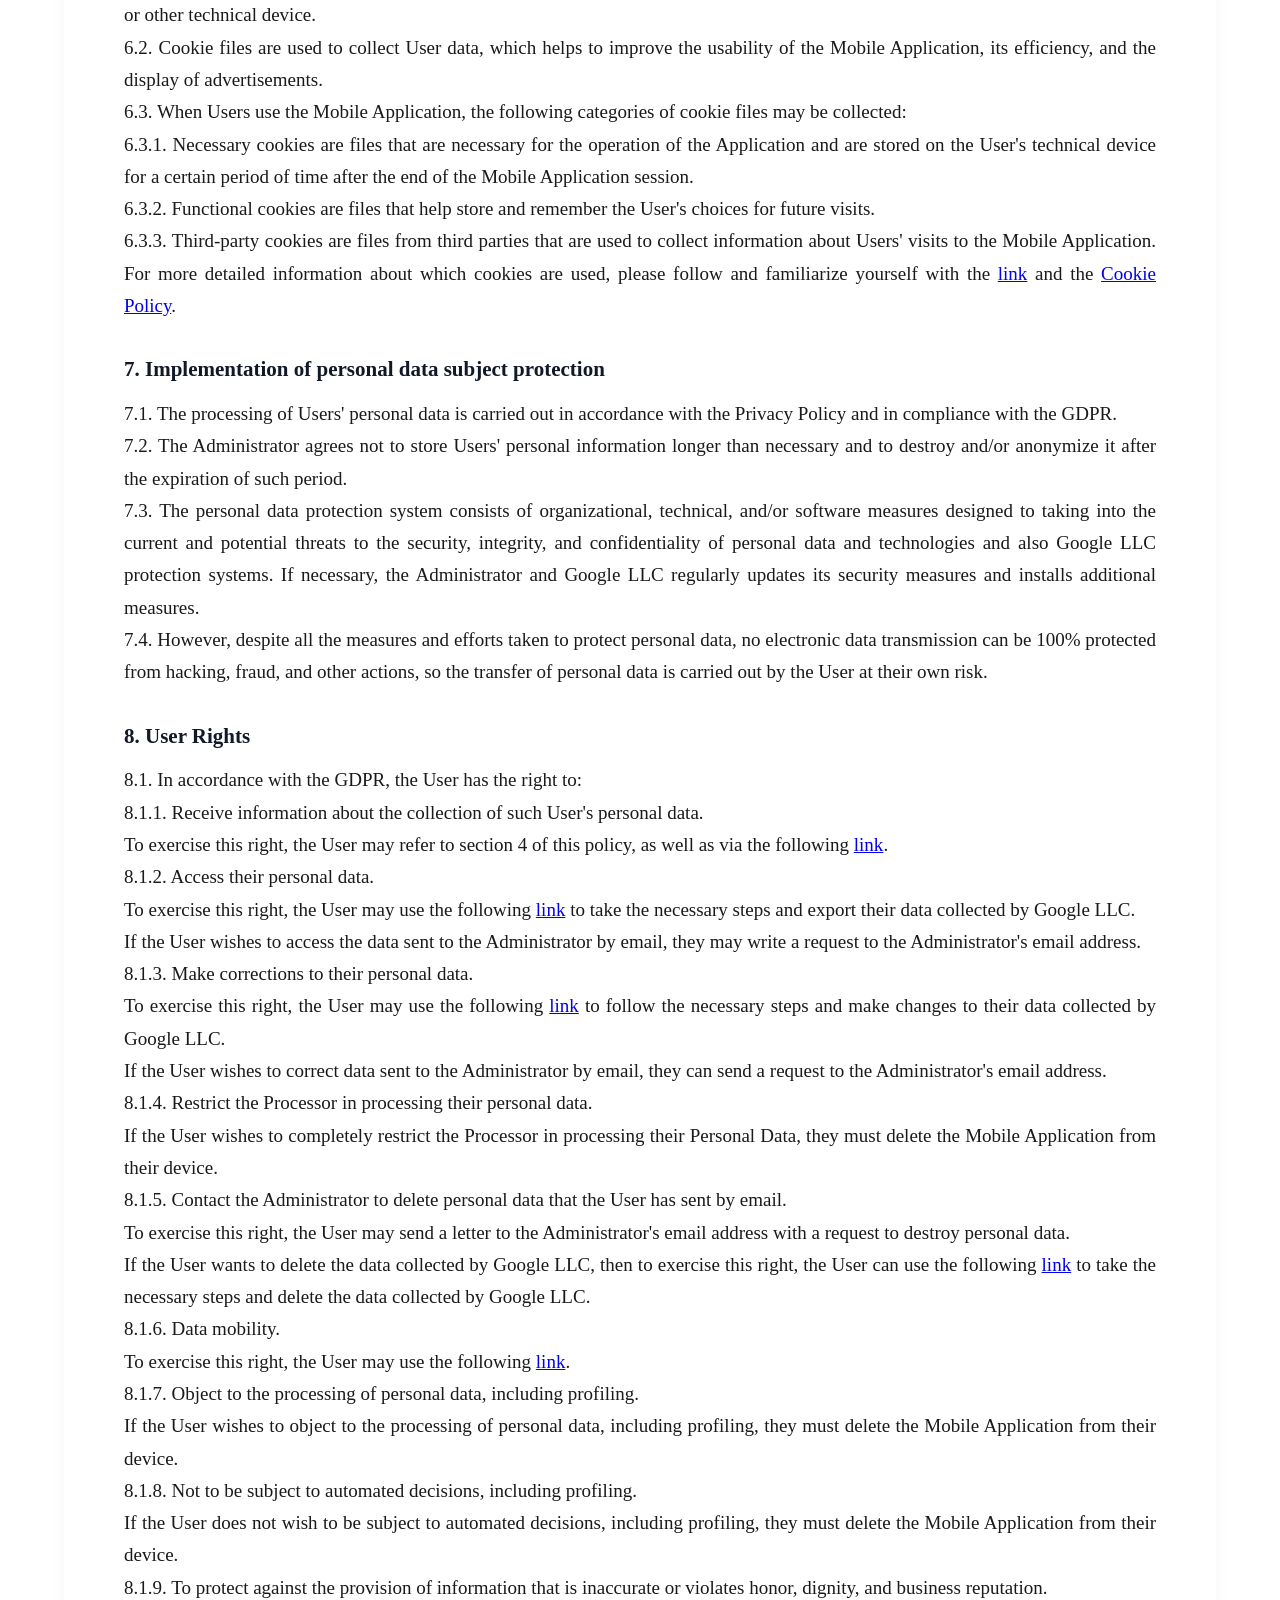
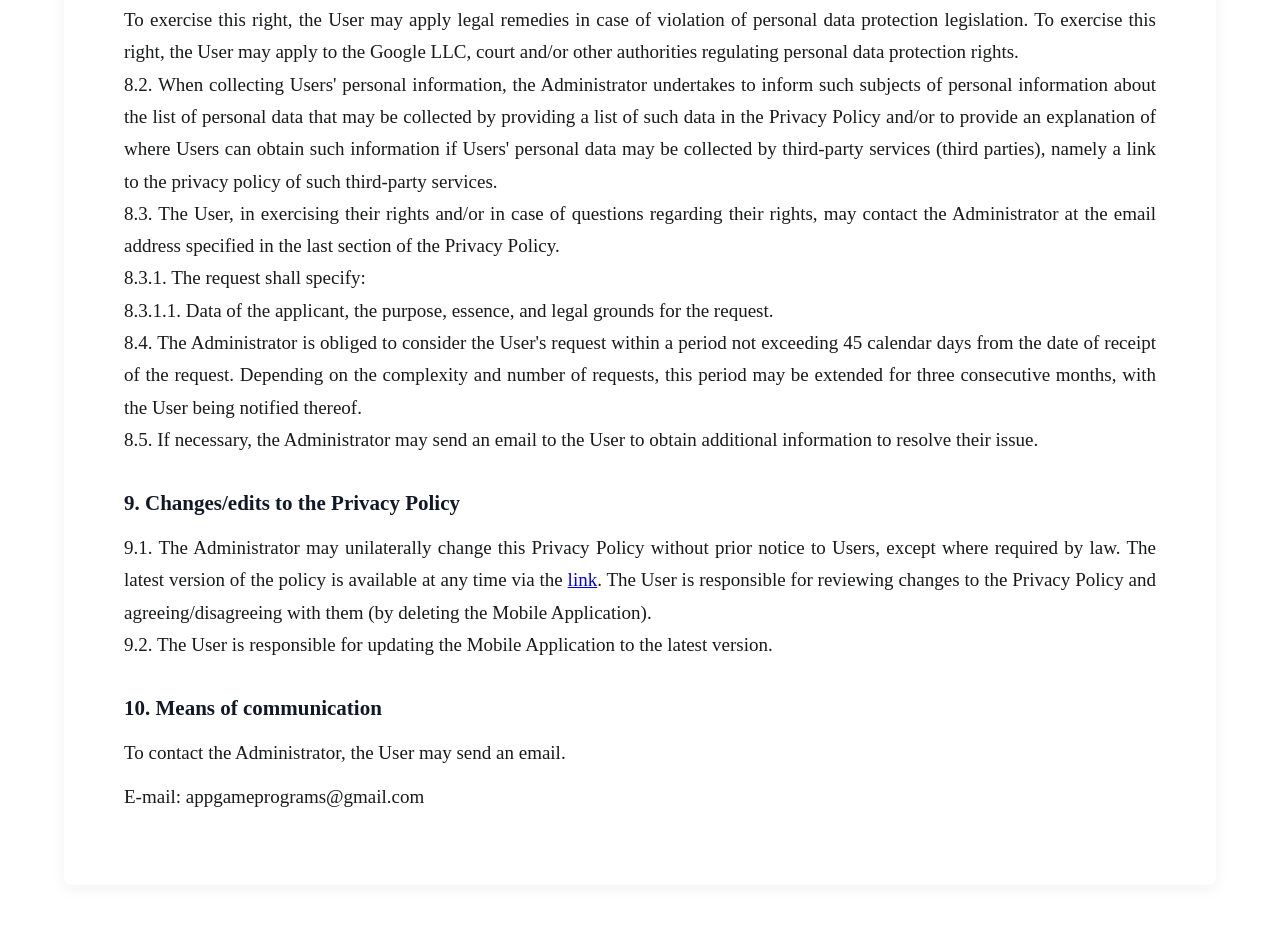
<file: Appendix2.html>
<!DOCTYPE html>
<html lang="en">
<head>
    <meta charset="UTF-8">
    <meta name="viewport" content="width=device-width, initial-scale=1.0">
    <title>PRIVACY POLICY</title>
    <link rel="stylesheet" href="styles.css">
</head>
<body>

<div class="container">
		<h1>APPENDIX 2</h1>
		<h1>to the PRIVACY POLICY</h1>

		<p>Last revised on May 21, 2026</p>
        <h2>1. Definition of terms</h2>
        <p>
          1.1. “Privacy Policy” is a document that informs Users about the processing of their personal information and personal data while using the mobile application (mobile game).<br>
		  1.2. “User” means any person who has accepted the terms of this Policy and who has installed the mobile application from an app store.<br>
		  1.3. “Personal Data Subject” means a User who has downloaded the Mobile Application and performed any actions therein.<br>
		  1.4. “Administrator” means an individual entrepreneur Nykonenko Oleksandra Mykolaivna, individual tax number (RNOKPP) No. 3515812584, address: 52500, Sirka Ivana St., 6, Synelnykove, Synelnykivskyi district, Dnipropetrovsk region, Ukraine, who is the owner of the Mobile Application.<br>
		  1.5. “Data Controller” – a person who determines the purpose and means of processing personal data.<br> 
		  1.6. “Mobile Application” means software created and intended for installation (download) on the User's device through electronic application stores such as App Store and/or Google Play or others.<br> 
		  1.7. “Mobile Application Functionality” means the capabilities of the Mobile Application provided to the User to perform actions in the application aimed at fulfilling the gaming needs of Users.<br>
		  1.8. “Contact details” means the email address provided in the Mobile Application's Privacy Policy for contacting the game Administrator.<br>
		  1.9. “Personal data” means any information relating to the User as an identifiable individual based on the Personal data obtained.<br>
		  1.10. “Personal Data Processing” - an action and/or set of actions that may be performed by the Data Controller/Administrator for the purposes specified in this Privacy Policy.<br>
		  1.11. “Processor” - a natural or legal person (public authority or their authorized representatives) who processes (handles) personal data on behalf of the controller.<br>
		  1.12. “Cookies” - small text files that are placed and stored on Users' electronic devices.<br>
		  1.13. “Third parties” - other companies and/or persons who may process the personal information of the data subject.
        </p>
  
        <h2>2. General provisions of the Privacy Policy</h2>
        <p>
         2.1. This Privacy Policy for the mobile game contains information about how/what/in what way/for what purpose/for how long the Administrator may collect/process/store/use/transfer Users' personal information in accordance with the General Data Protection Regulation (EU) 2016/679 of 27.04.2016 (EU General Data Protection Regulation – GDPR), as well as the methods and means of communication with the Administrator.<br>
		 2.2. This Privacy Policy applies to the Mobile Application.<br>
		 2.3. The Administrator may collect only non-personalized analytical information about the User when and/or if the User downloads the Mobile Application and accepts this Privacy Policy, views material posted in the Mobile Application, views advertisements, or otherwise interacts with the Mobile Application.<br>
		 2.4. The controller of personal data within the meaning of the Legislation is the Administrator of the Mobile Application.<br>
		 2.5. The personal data processor within the meaning of the Legislation is the Google AdMob service (hereinafter also referred to as “AdMob”/“AdMob service”/“Google AdMob”), which is owned by Google LLC, registered under the laws of the State of Delaware (USA) and operating in accordance with US law, registered at 1600 Amphitheatre Parkway Mountain View, California, 94043. For more detailed information about the location of servers, follow this–<a href="https://datacenters.google/locations/">link</a>, and other details regarding the collection/processing/storage of User information by Google LLC, please visit the following <a href="https://policies.google.com/privacy">link</a>.<br>
		 2.6. Upon first interaction with the Mobile Application, the User confirms that they have read and agrees the Privacy Policy and Cookie Policy by clicking on the button “I agree” and fully and unconditionally agrees to them and accordingly gives their personal consent to the collection and processing of personal data by the AdMob service by clicking the “Consent” button (or through the “Privacy Settings” section, if available) in accordance with applicable law.<br>
		 2.7. If the User does not agree with this Privacy Policy and Cookie Policy, they must stop using the Mobile Application.<br>
		 2.8. Data Controller agrees to take all necessary measures to ensure the safe use of the Mobile Application, protect Users' Personal Data, and prevent unauthorized access, theft, editing, and other illegal actions by third parties with regard to Users' Personal Data.<br>
         2.9. The Mobile Application is intended exclusively for Users who have reached the age of 18 years. By downloading and/or using the Mobile Application, the User confirms that they are at least 18 years of age.<br>
		</p>
    


        <h2>3. Basis and purpose of data processing</h2>
        <p>
		3.1. The User's personal data is processed in the following cases and on the following grounds (in accordance with Article 6(1) of the GDPR):<br>
		3.1.1. The User's direct consent to such data processing in accordance with this Privacy Policy and the law.<br>
		3.1.2. To fulfill the obligations of the Data Controller and to protect the interests of the User.<br>
		3.1.3. The necessity to protect the interests of the Data Controller and/or a third party, except where the fundamental rights and freedoms of the data subject override such interests, requiring the protection of personal data, in particular where the data subject is a child.<br>
		3.2. The purpose of processing User data (in accordance with Article 6(1) of the GDPR) is:<br>
		3.2.1. The fulfillment of the Administrator's obligations under the Law.<br>
		3.2.2. Displaying personalized and non-personalized advertising in the Mobile Application. To do this, the Data Processor may store and access information on the User's technical device, such as cookies, online identifiers, and others; creating and using a User profile based on previously collected information, for example, to select personalized advertising.<br>
		3.2.3. Obtaining analytical information, including Mobile Application conversion, number of downloads, deletions, number of players, device model, and other technical data.<br>
		3.2.4. Collecting information about Users' activity in the Mobile Application, their preferences, and clicks on viewed advertisements. The collection of such information is necessary to improve the measurement of advertising effectiveness.<br>
		3.2.5. Compliance with legal requirements, namely the prevention and/or termination of illegal actions by Users and/or third parties.<br>
		3.2.6. Interaction of Users with the Mobile Application Administrator (by sending emails to the Administrator's email address).<br>
		3.2.7. Improving the information/technical structure of the Mobile Application to facilitate and improve the interaction between the User and the Mobile Application, as well as to increase the level of security of the collection/processing/storage of User Personal data.<br>
        </p>


  
        <h2>4. Personal data of Users that may be collected</h2>
        <p>
		4.1. The processing of Users' personal data may be carried out exclusively in accordance with the Privacy Policy and in accordance with the principles of the GDPR and the lawfulness of their processing (Articles 5 and 6 of the GDPR).
		Users' personal data may be collected in accordance with the legal grounds set out in section 3.1 of this Privacy Policy and stored for the time necessary to enable the User to use the Mobile Application, as well as to display personalized advertising, while the Mobile Application is installed to the User's electronic device or until the User takes action to delete personal information, but no longer than permitted by law or until such data is anonymized automatically by AdMob. AdMob anonymizes personal information as follows:
        </p>
			<ul>
				<li>Anonymization of IP addresses: IP addresses automatically collected in AdMob system logs undergo anonymization. This means that after 9 months, part of them will be deleted, making the IP addresses anonymous.</li>
				<li>Data anonymization and deletion: After 18 months, AdMob anonymizes the registered data or deletes the cookie or advertising identifier from the logs and databases used to place ads.</li>
			</ul>

        <p>
		For information on the automatic anonymization of personal data by service AdMob, please visit <a href="https://support.google.com/admob/answer/7665968">link</a>.
		</p>
 
		<p>
		4.2. The Mobile Application Administrator does not independently collect, process, or store Users' personal data, but when collecting and processing Users' personal data through the AdMob service, - only has access to non-personalized and analytical information received from AdMob. Personal information is collected by the Processor, namely Google LLC, for the purpose of displaying personalized advertising, as described in more detail in section 2.5 of this Policy.<br>
		4.3. The Administrator may collect Users' personal data only if the User provides them on their own initiative when sending an email to the Administrator, namely:
		</p>
		<div class="table-wrapper">
		 <table class="four-column-table">
		  <tr>
			<td>№</td>
			<td>User action</td>
			<td>Type of information that may be collected</td>
			<td>Storage period</td>
		  </tr>
		   <tr>
			<td>1</td>
			<td>When sending a request to the Administrator by email.</td>
			<td>1.User's last name and first name<br> 2.User's photo, if available <br>3.Email address <br>4.Other information that the user may provide voluntarily when submitting the request</td>
			<td>Until the request to the Administrator is reviewed, but no longer than the moment the User refuses the Administrator's services, which means the termination of the Agreement, taking into account the deadline for submitting objections to the processing of personal data and the statute of limitations.</td>
		  </tr>
		</table>
		</div>
		<br>
		<p>
		4.4. The Administrator uses the Google AdMob service, which is owned by Google LLC and which collects data about Users for the purpose of selecting personalized and non-personalized advertisements for subsequent display in the Administrator's Mobile Application (for more details on how this works, please visit <a href="https://policies.google.com/technologies/partner-sites">link</a>).<br>
		4.5. AdMob, may automatically collect the following <a href="https://developers.google.com/admob/android/privacy/play-data-disclosure">information:</a>
		</p>
		<ul>
				<li>The IP address of the device, which can be used to determine its approximate general location.</li>
				<li>Device and account identifiers: this includes the Android advertising ID (ad ID), app set ID, and, if applicable, other identifiers associated with accounts logged into the device.</li>
				<li>Information about the User's interaction with the Mobile Application: this covers interaction with the mobile application, including launching the application, clicking on and viewing advertisements.</li>
				<li>Diagnostic information: such as crash logs, app launch times, hang rate, energy usage, and other data related to the performance of the Mobile Application and SDK.</li>
			</ul>
		
		
		<p>
         Follow this <a href="https://support.google.com/admob/answer/7665968">link</a> to learn how Google uses data through the AdMob service and see a list of data that AdMob transfer to partners advertising networks.
        </p>
		
		<p>
         You can also find out how Google LLC processes information received from the Mobile Application by following this <a href="https://policies.google.com/technologies/partner-sites">link</a>.
        </p>
		<p>
         4.6. The Mobile Application Administrator reserves the right to determine the list of information, including personal information, that it may request from the User. If the list of personal information collected by the Administrator is changed, this will be reflected in the Privacy Policy and will take effect upon publication of the revised Privacy Policy and, if necessary, the Cookie Policy.<br>
         4.7. The Administrator does not intentionally collect data from Users who have not reached the age of majority, namely 18 years of age. If a minor nevertheless sends their personal data to the Administrator's email address, the Administrator will delete it within a reasonable time after discovering the collection of such information. Control over the actions of minors is the responsibility of their parents, guardians, and/or custodians (representatives). If a minor independently and/or their parents/guardians and/or custodians discover that such a 
		 person has provided personal information to the Mobile Application Administrator, they may write an email to the Administrator at the address specified in the last section of the Privacy Policy requesting that such information be deleted. The Administrator, in turn, agrees to take the necessary measures to delete such information as soon as possible after receiving such a letter.
		</p>
 
        <h2>5. List of persons authorized to process Users' personal data</h2>
        <p>
         5.1. The following persons have access to the personal data of Mobile Application Users: the Controller in the name of the Administrator, (within the limits specified in sections 4.2. and 4.3. of this Policy), Google LLC represented by the Processor (using the Google AdMob service) and its advertising partners. Google LLC's privacy policy is available via the <a href="https://policies.google.com/privacy">link</a>.<br>
		 5.2. Also, in the event that state authorities request personal information about Users on the basis of a court decision/request/order/decree, the Administrator may provide such information to state authorities or persons authorized by them.
        </p>
  
		<h2>6. COOKIE files</h2>
		<p>
		6.1. Cookie files are small text files that are stored on the User's device when using the Mobile Application. This can be a phone, tablet, or other technical device.<br>
		6.2. Cookie files are used to collect User data, which helps to improve the usability of the Mobile Application, its efficiency, and the display of advertisements.<br>
		6.3. When Users use the Mobile Application, the following categories of cookie files may be collected:<br>
		6.3.1. Necessary cookies are files that are necessary for the operation of the Application and are stored on the User's technical device for a certain period of time after the end of the Mobile Application session.<br>
		6.3.2. Functional cookies are files that help store and remember the User's choices for future visits.<br>
		6.3.3. Third-party cookies are files from third parties that are used to collect information about Users' visits to the Mobile Application. For more detailed information about which cookies are used, please follow and familiarize yourself with the <a href="https://policies.google.com/technologies/cookies">link</a> and the <a href="https://appgameprivacypolicy.github.io/sitePrivacyPolicy/site-Cookies">Cookie Policy</a>.		
		</p>
		
		<h2>7. Implementation of personal data subject protection</h2>
		<p>
		7.1. The processing of Users' personal data is carried out in accordance with the Privacy Policy and in compliance with the GDPR.<br>
		7.2. The Administrator agrees not to store Users' personal information longer than necessary and to destroy and/or anonymize it after the expiration of such period.<br>
		7.3. The personal data protection system consists of organizational, technical, and/or software measures designed to taking into the current and potential threats to the security, integrity, and confidentiality of personal data and technologies and also Google LLC protection systems. If necessary, the Administrator and Google LLC regularly updates its security measures and installs additional measures.<br>
		7.4. However, despite all the measures and efforts taken to protect personal data, no electronic data transmission can be 100% protected from hacking, fraud, and other actions, so the transfer of personal data is carried out by the User at their own risk.<br>
		</p>
		
		<h2>8. User Rights</h2>
		<p>
		8.1. In accordance with the GDPR, the User has the right to:<br>
		8.1.1. Receive information about the collection of such User's personal data.<br> To exercise this right, the User may refer to section 4 of this policy, as well as via the following <a href="https://policies.google.com/privacy#infocollect">link</a>.<br>
		8.1.2. Access their personal data.<br> To exercise this right, the User may use the following <a href="https://policies.google.com/privacy#infodelete">link</a> to take the necessary steps and export their data collected by Google LLC.<br> If the User wishes to access the data sent to the Administrator by email, they may write a request to the Administrator's email address.<br>
		8.1.3. Make corrections to their personal data.<br>To exercise this right, the User may use the following <a href="https://policies.google.com/technologies/retention">link</a> to follow the necessary steps and make changes to their data collected by Google LLC.<br>If the User wishes to correct data sent to the Administrator by email, they can send a request to the Administrator's email address.<br>
		8.1.4. Restrict the Processor in processing their personal data.<br>If the User wishes to completely restrict the Processor in processing their Personal Data, they must delete the Mobile Application from their device.<br>
		8.1.5. Contact the Administrator to delete personal data that the User has sent by email.<br>To exercise this right, the User may send a letter to the Administrator's email address with a request to destroy personal data.<br>If the User wants to delete the data collected by Google LLC, then to exercise this right, the User can use the following <a href="https://policies.google.com/privacy#infodelete">link</a> to take the necessary steps and delete the data collected by Google LLC.<br>
		8.1.6. Data mobility.<br>To exercise this right, the User may use the following <a href="https://takeout.google.com/?utm_source=pp">link</a>.<br>
		8.1.7. Object to the processing of personal data, including profiling.<br>If the User wishes to object to the processing of personal data, including profiling, they must delete the Mobile Application from their device.<br>
		8.1.8. Not to be subject to automated decisions, including profiling.<br>If the User does not wish to be subject to automated decisions, including profiling, they must delete the Mobile Application from their device.<br>
		8.1.9. To protect against the provision of information that is inaccurate or violates honor, dignity, and business reputation.<br>To exercise this right, the User may apply legal remedies in case of violation of personal data protection legislation. To exercise this right, the User may apply to the Google LLC, court and/or other authorities regulating personal data protection rights.<br>
		8.2. When collecting Users' personal information, the Administrator undertakes to inform such subjects of personal information about the list of personal data that may be collected by providing a list of such data in the Privacy Policy and/or to provide an explanation of where Users can obtain such information if Users' personal data may be collected by third-party services (third parties), namely a link to the privacy policy of such third-party services.<br>
		8.3. The User, in exercising their rights and/or in case of questions regarding their rights, may contact the Administrator at the email address specified in the last section of the Privacy Policy.<br>
		8.3.1. The request shall specify:<br>
		8.3.1.1. Data of the applicant, the purpose, essence, and legal grounds for the request.<br>
		8.4. The Administrator is obliged to consider the User's request within a period not exceeding 45 calendar days from the date of receipt of the request. Depending on the complexity and number of requests, this period may be extended for three consecutive months, with the User being notified thereof.<br>
		8.5. If necessary, the Administrator may send an email to the User to obtain additional information to resolve their issue.
		</p>
		
		<h2>9. Changes/edits to the Privacy Policy</h2>
		<p>
		9.1. The Administrator may unilaterally change this Privacy Policy without prior notice to Users, except where required by law. The latest version of the policy is available at any time via the <a href="https://appgameprivacypolicy.github.io/sitePrivacyPolicy/">link</a>. 
		The User is responsible for reviewing changes to the Privacy Policy and agreeing/disagreeing with them (by deleting the Mobile Application).<br>
		9.2. The User is responsible for updating the Mobile Application to the latest version.
		</p>
		
		
		<h2>10. Means of communication</h2>
		<p>
		To contact the Administrator, the User may send an email.
		</p>
		
		<p>
		E-mail: appgameprograms@gmail.com
		</p>
		

</div>

</body>
</html>
</file>
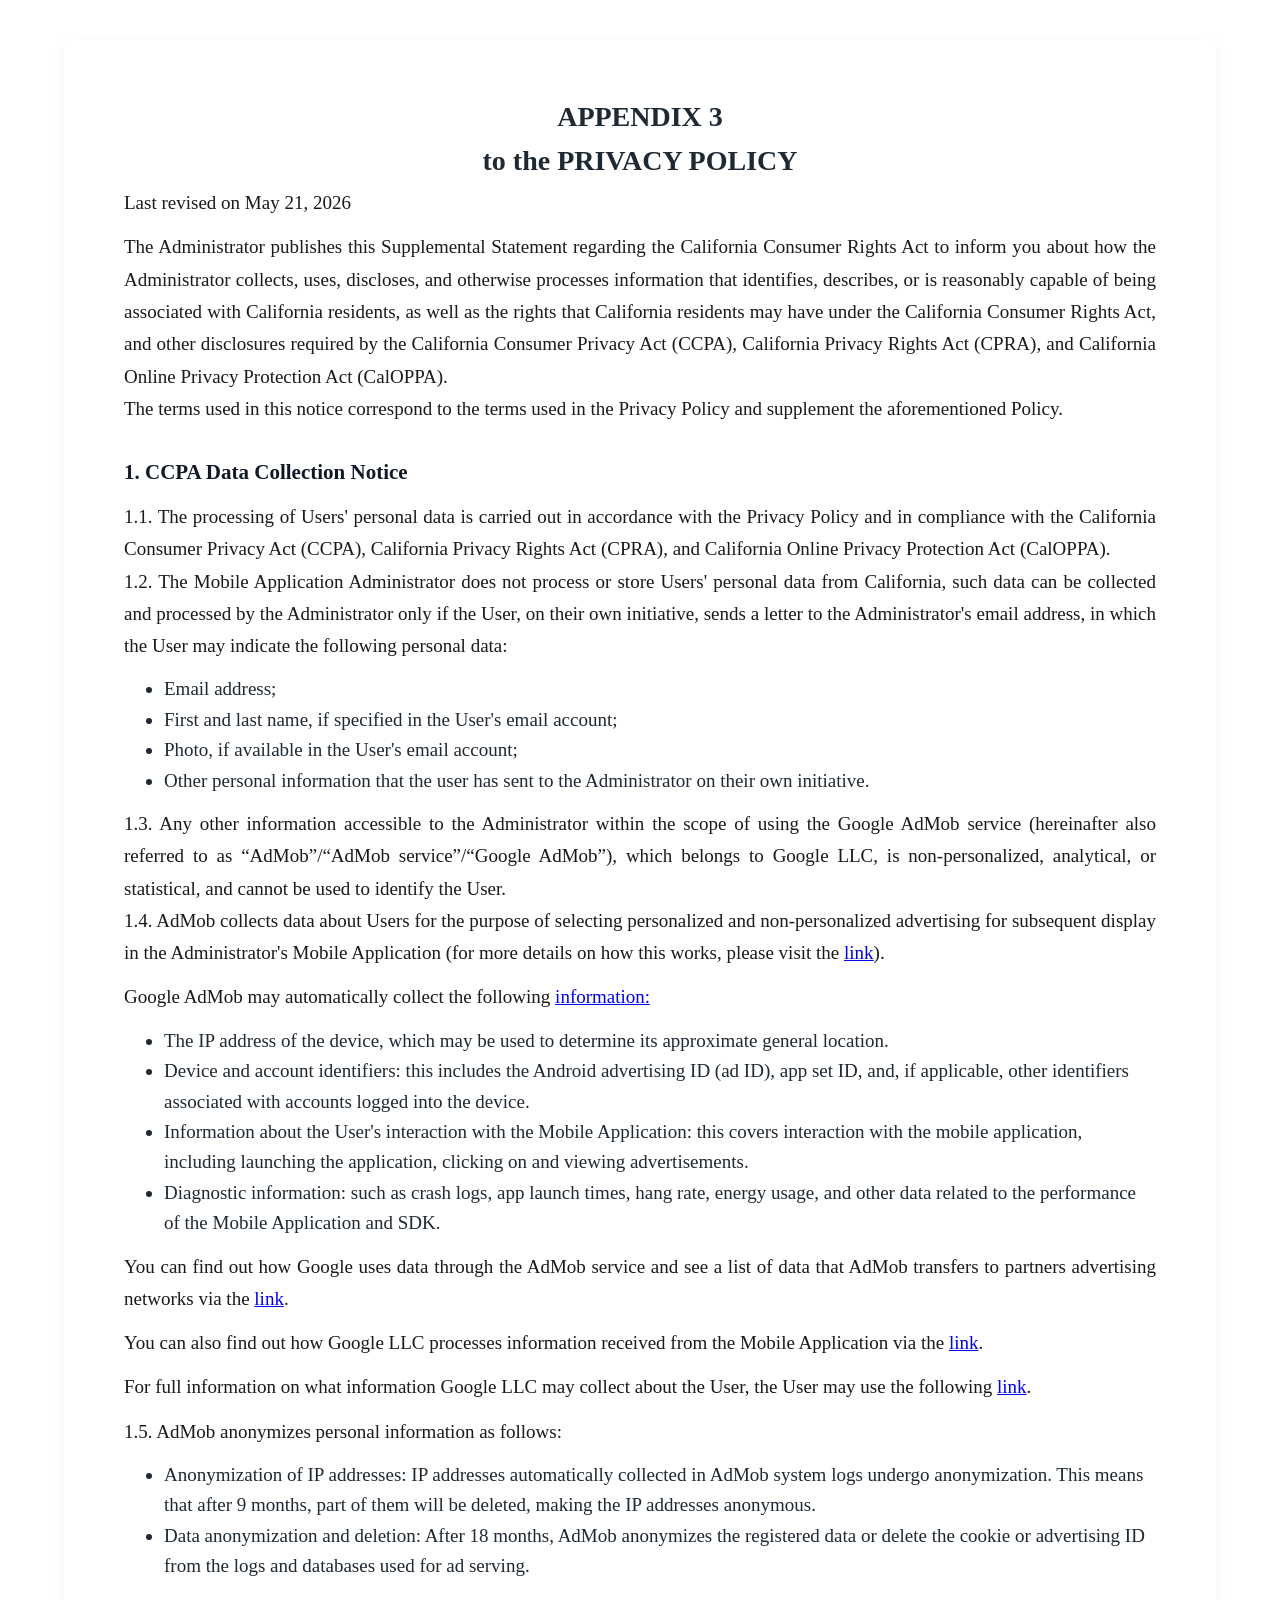
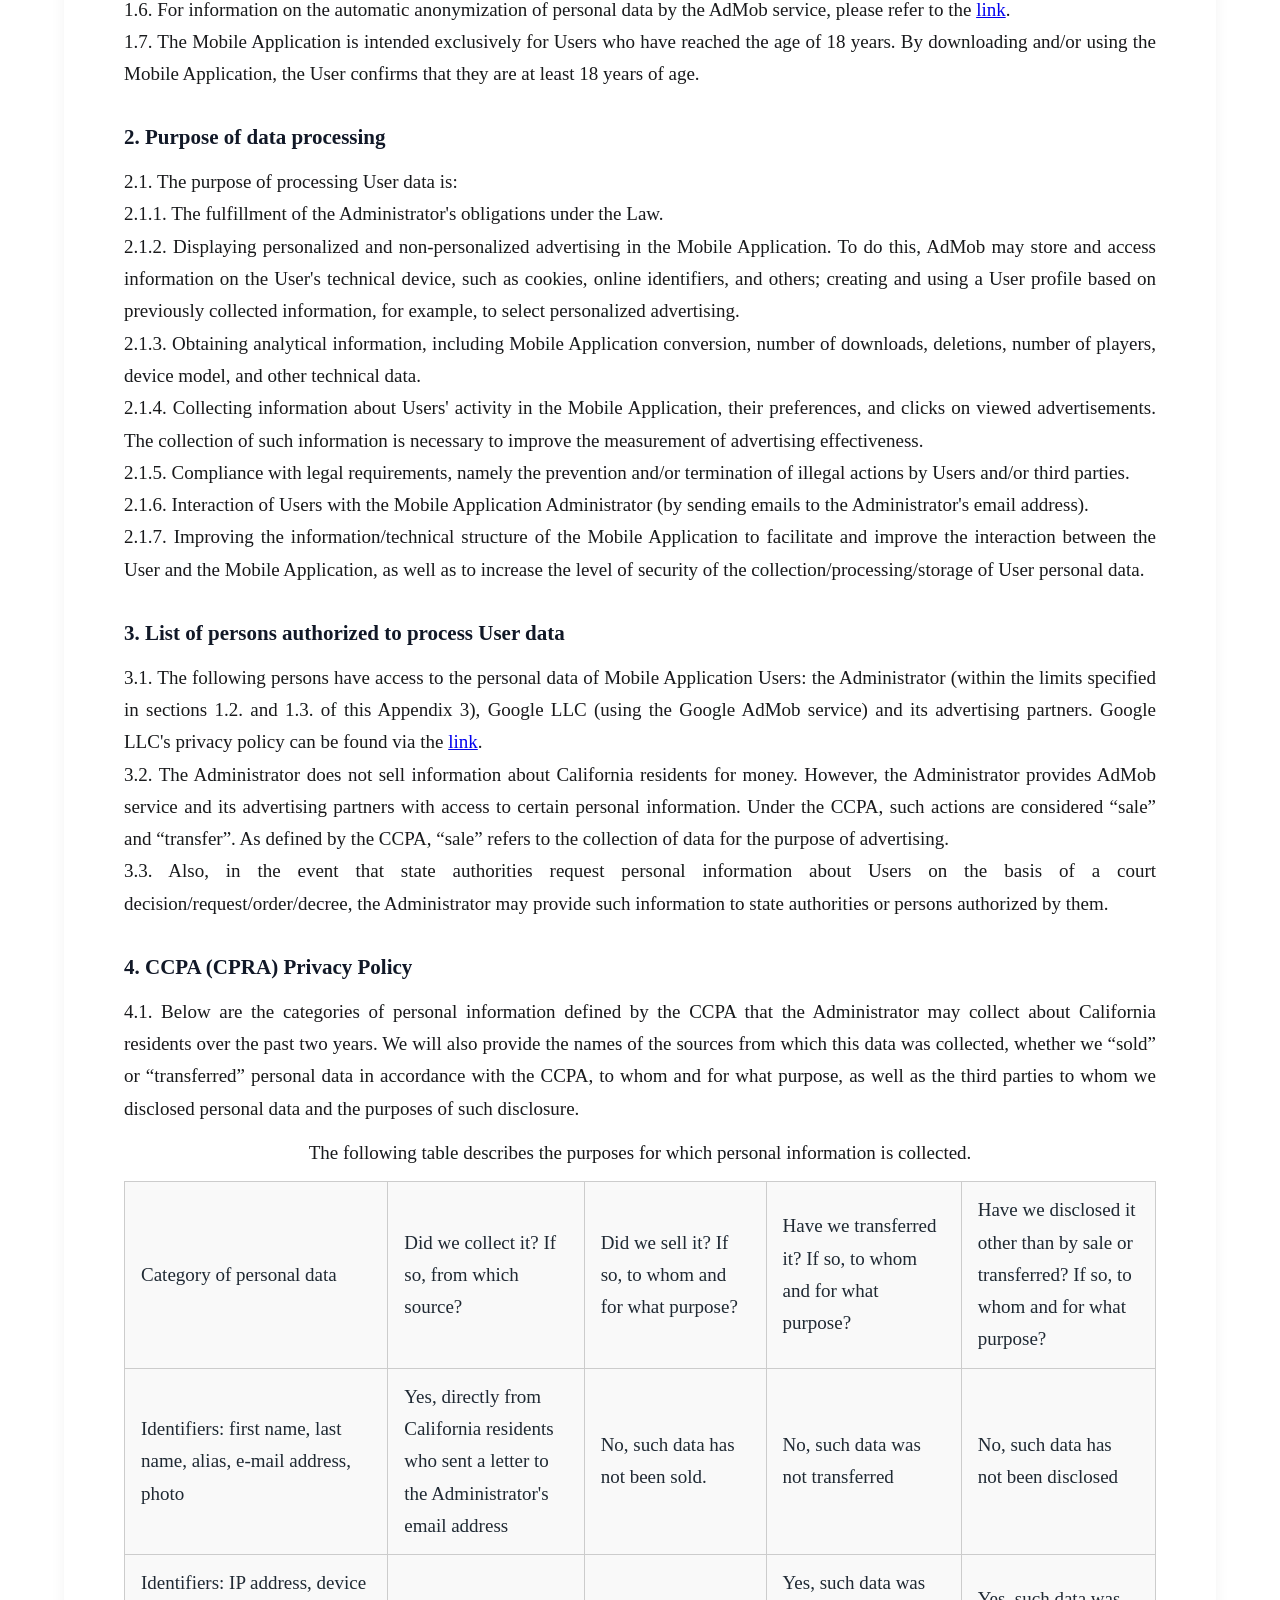
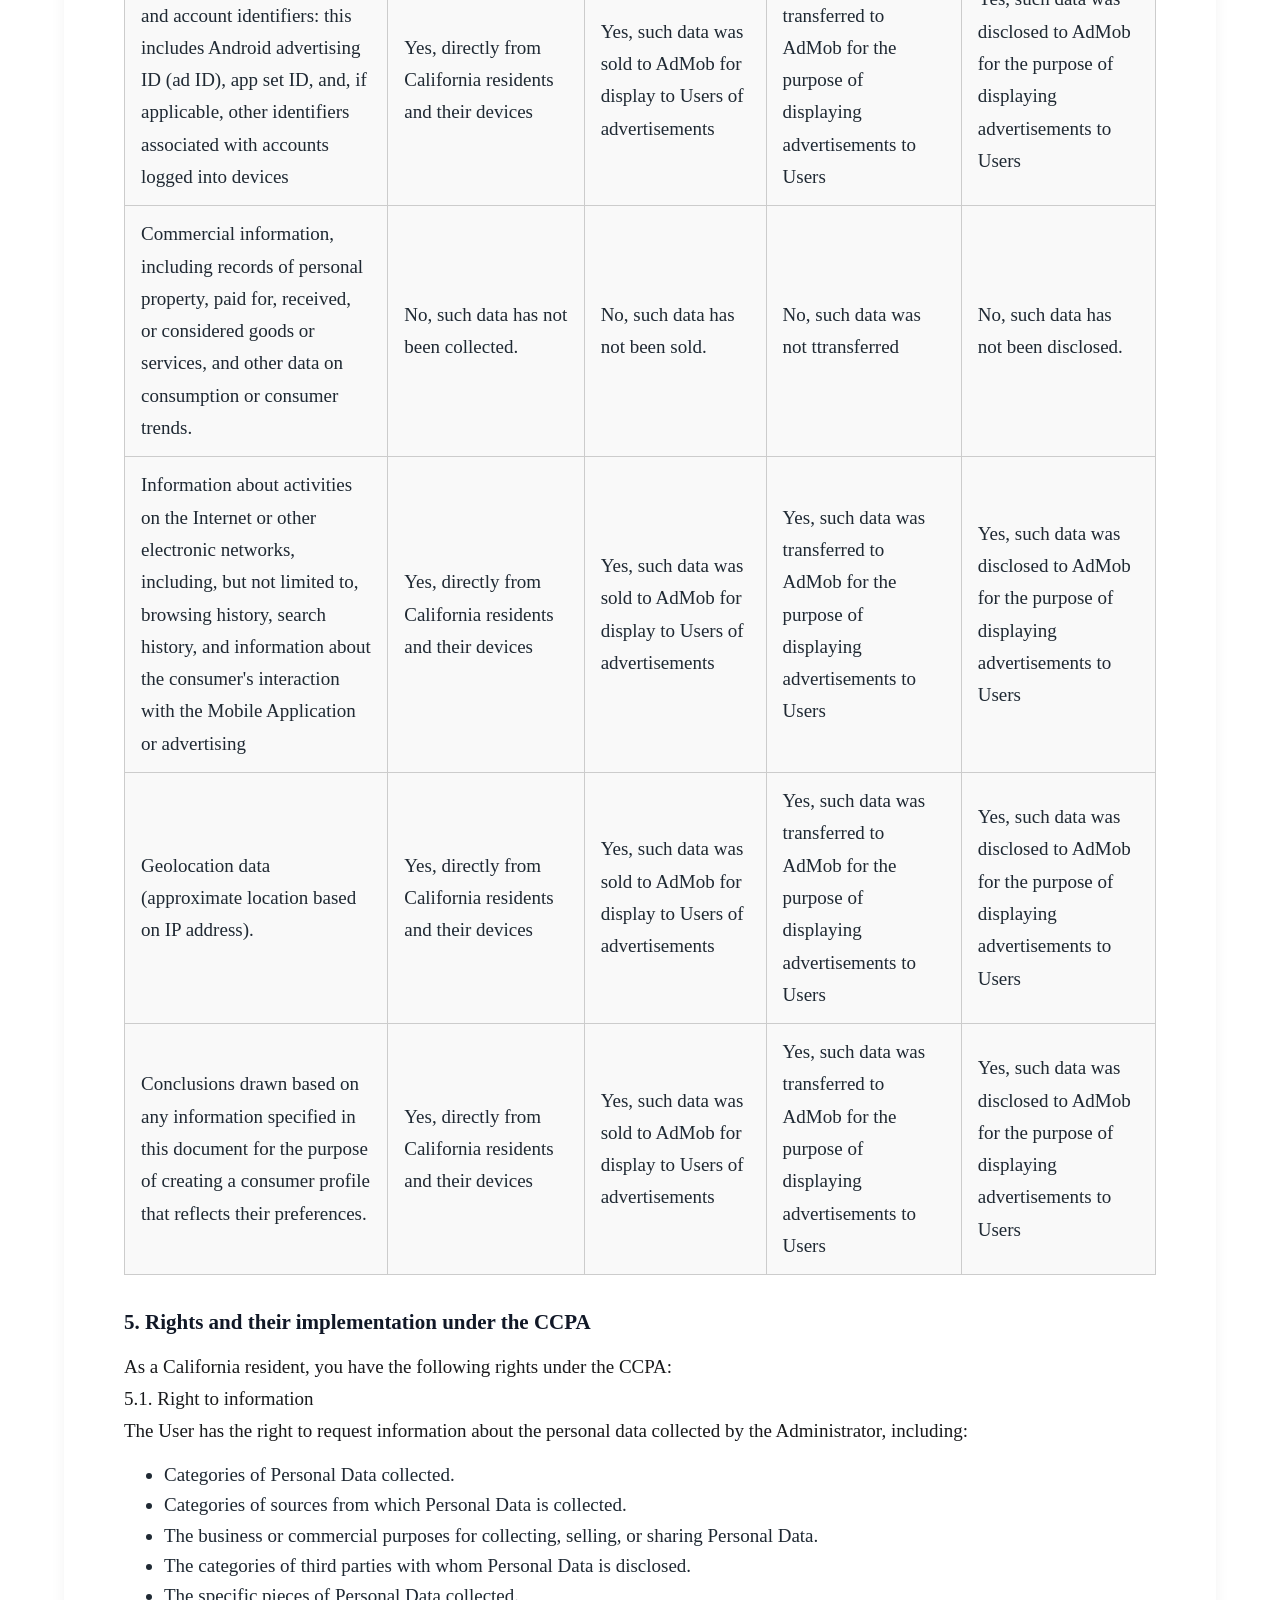
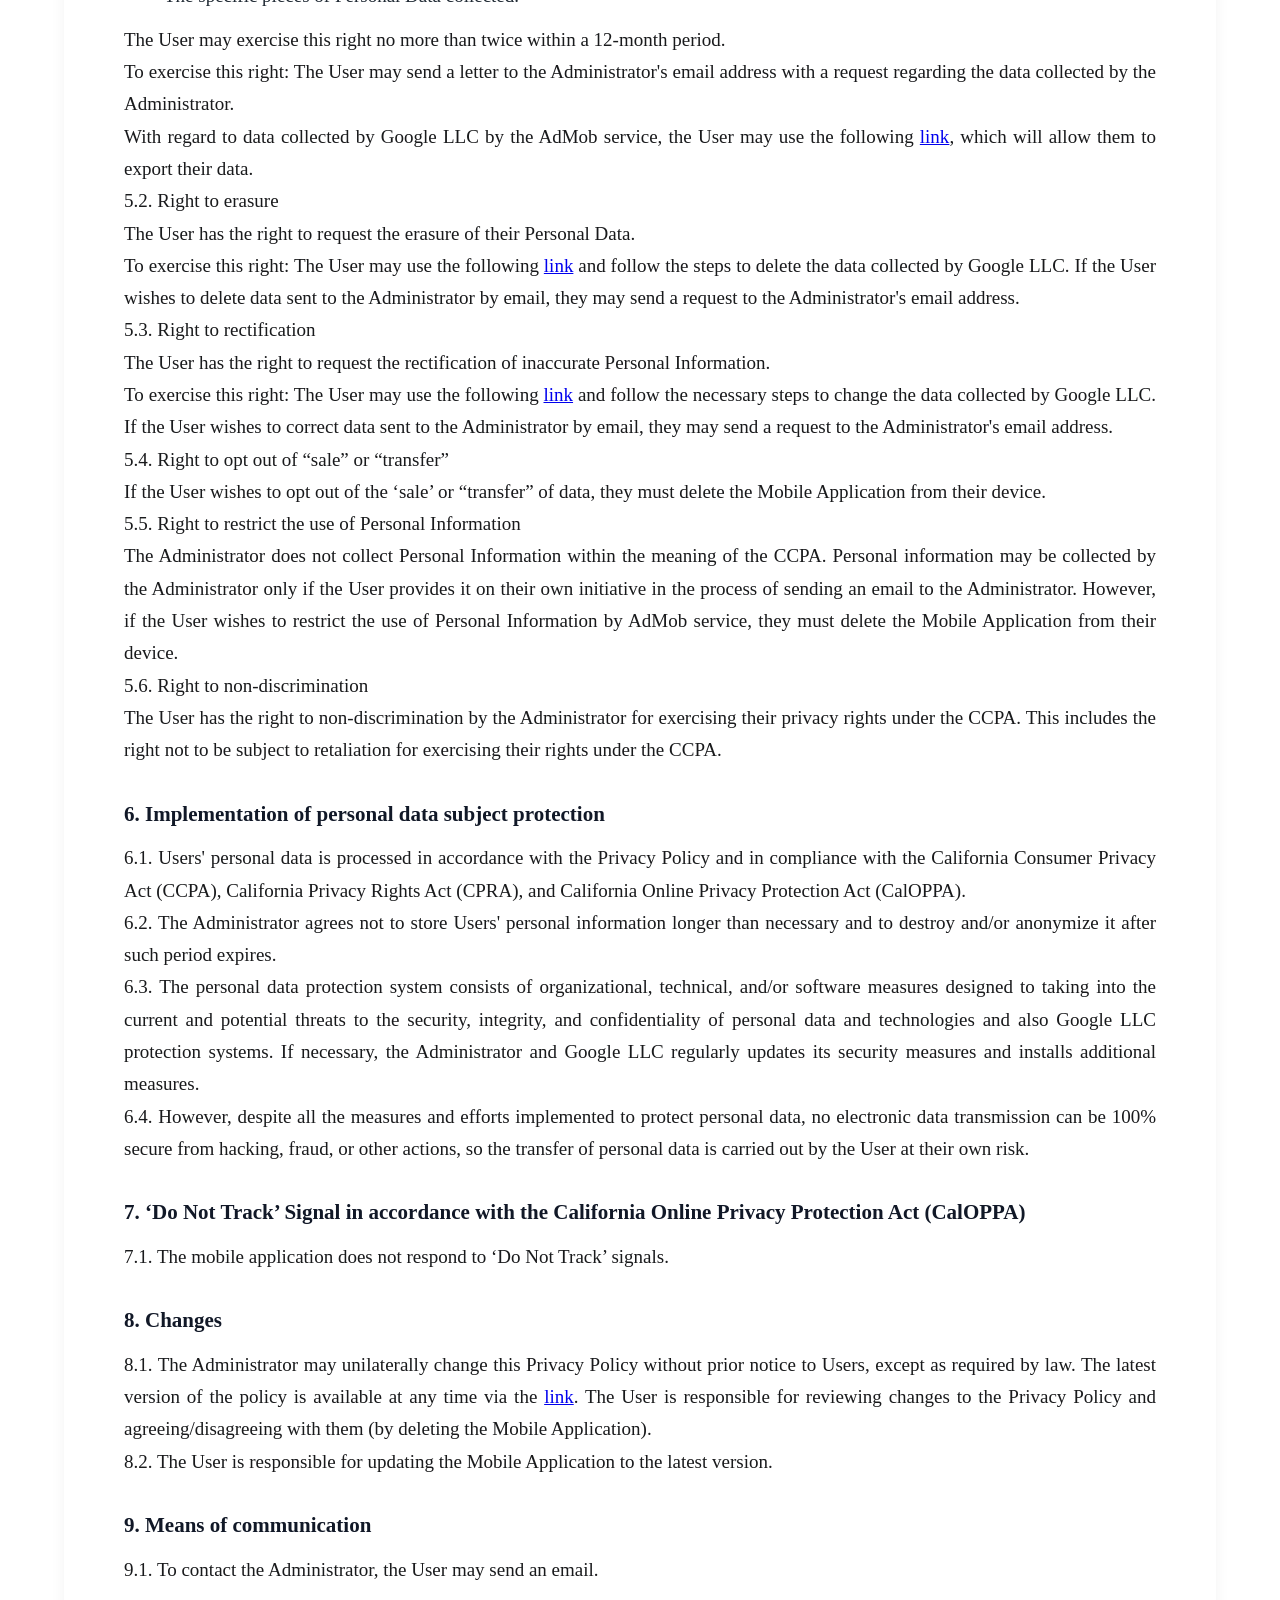
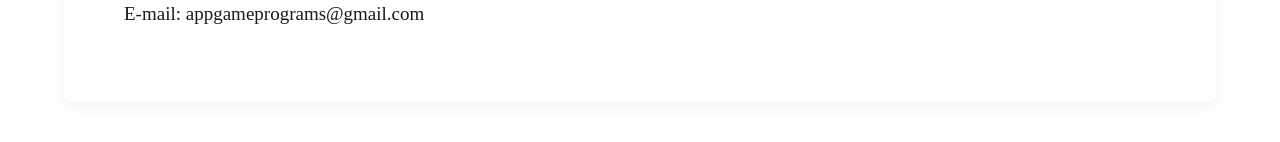
<file: Appendix3.html>
<!DOCTYPE html>
<html lang="en">
<head>
    <meta charset="UTF-8">
    <meta name="viewport" content="width=device-width, initial-scale=1.0">
    <title>PRIVACY POLICY</title>
    <link rel="stylesheet" href="styles.css">
</head>
<body>

<div class="container" id="appendix1">
		<h1>APPENDIX 3</h1>
		<h1>to the PRIVACY POLICY</h1>
	
		
		<p>Last revised on May 21, 2026</p>
		<p>The Administrator publishes this Supplemental Statement regarding the California Consumer Rights Act to inform you about how the Administrator collects, uses, discloses, and otherwise processes information that identifies, describes, or is reasonably capable of being associated with California residents, as well as the rights that California residents may have under the California Consumer Rights Act, and other disclosures required by the California Consumer Privacy Act (CCPA), California Privacy Rights Act (CPRA), and California Online Privacy Protection Act (CalOPPA). <br>The terms used in this notice correspond to the terms used in the Privacy Policy and supplement the aforementioned Policy.</p>
		<h2>1. CCPA Data Collection Notice</h2>
		<p>
		1.1. The processing of Users' personal data is carried out in accordance with the Privacy Policy and in compliance with the California Consumer Privacy Act (CCPA), California Privacy Rights Act (CPRA), and California Online Privacy Protection Act (CalOPPA).<br>
		1.2. The Mobile Application Administrator does not process or store Users' personal data from California, such data can be collected and processed by the Administrator only if the User, on their own initiative, sends a letter to the Administrator's email address, in which the User may indicate the following personal data:
		</p>
		<ul>
				<li>Email address;</li>
				<li>First and last name, if specified in the User's email account;</li>
				<li>Photo, if available in the User's email account;</li>
				<li>Other personal information that the user has sent to the Administrator on their own initiative.</li>
		</ul>

		<p>
		1.3. Any other information accessible to the Administrator within the scope of using the Google AdMob service (hereinafter also referred to as “AdMob”/“AdMob service”/“Google AdMob”), which belongs to Google LLC, is non-personalized, analytical, or statistical, and cannot be used to identify the User.<br>
		1.4. AdMob collects data about Users for the purpose of selecting personalized and non-personalized advertising for subsequent display in the Administrator's Mobile Application (for more details on how this works, please visit the <a href="https://policies.google.com/technologies/ads">link</a>).
		</p>
		<p>
		Google AdMob may automatically collect the following <a href="https://developers.google.com/admob/android/privacy/play-data-disclosure">information:</a>
		</p>
		<ul>
				<li>The IP address of the device, which may be used to determine its approximate general location.</li>
				<li>Device and account identifiers: this includes the Android advertising ID (ad ID), app set ID, and, if applicable, other identifiers associated with accounts logged into the device.</li>
				<li>Information about the User's interaction with the Mobile Application: this covers interaction with the mobile application, including launching the application, clicking on and viewing advertisements.</li>
				<li>Diagnostic information: such as crash logs, app launch times, hang rate, energy usage, and other data related to the performance of the Mobile Application and SDK.</li>
		</ul>
		<p>
		You can find out how Google uses data through the AdMob service and see a list of data that AdMob transfers to partners advertising networks via the <a href="https://support.google.com/admob/answer/7665968">link</a>.
		</p>	
		<p>
		You can also find out how Google LLC processes information received from the Mobile Application via the <a href="https://policies.google.com/technologies/partner-sites">link</a>.
		</p>
		<p>
		For full information on what information Google LLC may collect about the User, the User may use the following <a href="https://policies.google.com/privacy">link</a>.
		</p>
		<p>
		1.5. AdMob anonymizes personal information as follows:
		</p>
		<ul>
				<li>Anonymization of IP addresses: IP addresses automatically collected in AdMob system logs undergo anonymization. This means that after 9 months, part of them will be deleted, making the IP addresses anonymous.</li>
				<li>Data anonymization and deletion: After 18 months, AdMob anonymizes the registered data or delete the cookie or advertising ID from the logs and databases used for ad serving.</li>
		</ul>
		<p>
		1.6. For information on the automatic anonymization of personal data by the AdMob service, please refer to the <a href="https://support.google.com/admob/answer/7665968">link</a>.<br>
		1.7. The Mobile Application is intended exclusively for Users who have reached the age of 18 years. By downloading and/or using the Mobile Application, the User confirms that they are at least 18 years of age.
		</p>
		<h2>2. Purpose of data processing</h2>
		<p>
		2.1. The purpose of processing User data is:<br>
		2.1.1. The fulfillment of the Administrator's obligations under the Law.<br>
		2.1.2. Displaying personalized and non-personalized advertising in the Mobile Application. To do this, AdMob may store and access information on the User's technical device, such as cookies, online identifiers, and others; creating and using a User profile based on previously collected information, for example, to select personalized advertising.<br>
		2.1.3. Obtaining analytical information, including Mobile Application conversion, number of downloads, deletions, number of players, device model, and other technical data.<br>
		2.1.4. Collecting information about Users' activity in the Mobile Application, their preferences, and clicks on viewed advertisements. The collection of such information is necessary to improve the measurement of advertising effectiveness.<br>
		2.1.5. Compliance with legal requirements, namely the prevention and/or termination of illegal actions by Users and/or third parties.<br>
        2.1.6. Interaction of Users with the Mobile Application Administrator (by sending emails to the Administrator's email address).<br>
		2.1.7. Improving the information/technical structure of the Mobile Application to facilitate and improve the interaction between the User and the Mobile Application, as well as to increase the level of security of the collection/processing/storage of User personal data.
		</p>
		<h2>3. List of persons authorized to process User data</h2>
		<p>
		3.1. The following persons have access to the personal data of Mobile Application Users: the Administrator (within the limits specified in sections 1.2. and 1.3. of this Appendix 3), Google LLC (using the Google AdMob service) and its advertising partners. Google LLC's privacy policy can be found via the <a href="https://policies.google.com/privacy">link</a>.<br>
		3.2. The Administrator does not sell information about California residents for money. However, the Administrator provides AdMob service and its advertising partners with access to certain personal information. Under the CCPA, such actions are considered “sale” and “transfer”. As defined by the CCPA, “sale” refers to the collection of data for the purpose of advertising.<br>
		3.3. Also, in the event that state authorities request personal information about Users on the basis of a court decision/request/order/decree, the Administrator may provide such information to state authorities or persons authorized by them.<br>
		</p>
		<h2>4. CCPA (CPRA) Privacy Policy</h2>
		<p>
		4.1. Below are the categories of personal information defined by the CCPA that the Administrator may collect about California residents over the past two years. We will also provide the names of the sources from which this data was collected, whether we “sold” or “transferred” personal data in accordance with the CCPA, to whom and for what purpose, as well as the third parties to whom we disclosed personal data and the purposes of  such disclosure.
		</p>
		<p class="center-text">
		The following table describes the purposes for which personal information is collected.
		</p>
		<div class="table-wrapper">
		 <table class="four-column-table">
		  <tr>
			<td>Category of personal data</td>
			<td>Did we collect it? If so, from which source?</td>
			<td>Did we sell it? If so, to whom and for what purpose?</td>
			<td>Have we transferred it? If so, to whom and for what purpose?</td>
			<td>Have we disclosed it other than by sale or transferred? If so, to whom and for what purpose?</td>
		  </tr>
		   <tr>
			<td>Identifiers: first name, last name, alias, e-mail address, photo</td>
			<td>Yes, directly from California residents who sent a letter to the Administrator's email address</td>
			<td>No, such data has not been sold.</td>
			<td>No, such data was not transferred</td>
			<td>No, such data has not been disclosed</td>
		  </tr>
		   <tr>
			<td>Identifiers: IP address, device and account identifiers: this includes Android advertising ID (ad ID), app set ID, and, if applicable, other identifiers associated with accounts logged into devices</td>
			<td>Yes, directly from California residents and their devices</td>
			<td>Yes, such data was sold to AdMob  for display to Users of advertisements</td>
			<td>Yes, such data was transferred to AdMob for the purpose of displaying advertisements to Users</td>
			<td>Yes, such data was disclosed to AdMob for the purpose of displaying advertisements to Users</td>
		  </tr>
		   <tr>
			<td>Commercial information, including records of personal property, paid for, received, or considered goods or services, and other data on consumption or consumer trends.</td>
			<td>No, such data has not been collected.</td>
			<td>No, such data has not been sold.</td>
			<td>No, such data was not ttransferred</td>
			<td>No, such data has not been disclosed.</td>
		  </tr>
		   <tr>
			<td>Information about activities on the Internet or other electronic networks, including, but not limited to, browsing history, search history, and information about the consumer's interaction with the Mobile Application or advertising</td>
			<td>Yes, directly from California residents and their devices</td>
			<td>Yes, such data was sold to AdMob  for display to Users of advertisements</td>
			<td>Yes, such data was transferred to AdMob  for the purpose of displaying advertisements to Users</td>
			<td>Yes, such data was disclosed to AdMob for the purpose of displaying advertisements to Users</td>
		  </tr>
		   <tr>
			<td>Geolocation data (approximate location based on IP address).</td>
			<td>Yes, directly from California residents and their devices</td>
			<td>Yes, such data was sold to AdMob  for display to Users of advertisements</td>
			<td>Yes, such data was transferred to AdMob  for the purpose of displaying advertisements to Users</td>
			<td>Yes, such data was disclosed to AdMob  for the purpose of displaying advertisements to Users</td>
		  </tr>
		   <tr>
			<td>Conclusions drawn based on any information specified in this document for the purpose of creating a consumer profile that reflects their preferences.</td>
			<td>Yes, directly from California residents and their devices</td>
			<td>Yes, such data was sold to AdMob  for display to Users of advertisements</td>
			<td>Yes, such data was transferred to AdMob  for the purpose of displaying advertisements to Users</td>
			<td>Yes, such data was disclosed to AdMob for the purpose of displaying advertisements to Users</td>
		  </tr>
		</table>
		</div>
		<h2>5. Rights and their implementation under the CCPA</h2>
		<p>
		As a California resident, you have the following rights under the CCPA:<br>
		5.1. Right to information<br>
		The User has the right to request information about the personal data collected by the Administrator, including:<br>
		<ul>
				<li>Categories of Personal Data collected.</li>
				<li>Categories of sources from which Personal Data is collected.</li>
				<li>The business or commercial purposes for collecting, selling, or sharing Personal Data.</li>
				<li>The categories of third parties with whom Personal Data is disclosed.</li>
				<li>The specific pieces of Personal Data collected.</li>
		</ul>
		</p>
		<p>
		The User may exercise this right no more than twice within a 12-month period.<br>
		To exercise this right: The User may send a letter to the Administrator's email address with a request regarding the data collected by the Administrator.<br>
		With regard to data collected by Google LLC by the AdMob service, the User may use the following <a href="https://policies.google.com/privacy#infodelete">link</a>, which will allow them to export their data.<br>
		5.2. Right to erasure<br>
		The User has the right to request the erasure of their Personal Data.<br>
		To exercise this right: The User may use the following <a href="https://policies.google.com/privacy#infodelete">link</a> and follow the steps to delete the data collected by Google LLC. If the User wishes to delete data sent to the Administrator by email, they may send a request to the Administrator's email address.<br>
		5.3. Right to rectification<br>
		The User has the right to request the rectification of inaccurate Personal Information.<br>To exercise this right: The User may use the following <a href="https://policies.google.com/technologies/retention">link</a> and follow the necessary steps to change the data collected by Google LLC. If the User wishes to correct data sent to the Administrator by email, they may send a request to the Administrator's email address.<br>
		5.4. Right to opt out of “sale” or “transfer”<br>If the User wishes to opt out of the ‘sale’ or “transfer” of data, they must delete the Mobile Application from their device.<br>
		5.5. Right to restrict the use of Personal Information<br>The Administrator does not collect Personal Information within the meaning of the CCPA. Personal information may be collected by the Administrator only if the User provides it on their own initiative in the process of sending an email to the Administrator. However, if the User wishes to restrict the use of Personal Information by AdMob service, they must delete the Mobile Application from their device.<br>
		5.6. Right to non-discrimination<br>The User has the right to non-discrimination by the Administrator for exercising their privacy rights under the CCPA. This includes the right not to be subject to retaliation for exercising their rights under the CCPA.<br>
		</p>
		
		<h2>6. Implementation of personal data subject protection</h2>
		<p>
		6.1. Users' personal data is processed in accordance with the Privacy Policy and in compliance with the California Consumer Privacy Act (CCPA), California Privacy Rights Act (CPRA), and California Online Privacy Protection Act (CalOPPA).<br>
		6.2. The Administrator agrees not to store Users' personal information longer than necessary and to destroy and/or anonymize it after such period expires.<br>
		6.3. The personal data protection system consists of organizational, technical, and/or software measures designed to taking into the current and potential threats to the security, integrity, and confidentiality of personal data and technologies and also Google LLC protection systems. If necessary, the Administrator and Google LLC regularly updates its security measures and installs additional measures.<br>
		6.4. However, despite all the measures and efforts implemented to protect personal data, no electronic data transmission can be 100% secure from hacking, fraud, or other actions, so the transfer of personal data is carried out by the User at their own risk.<br>
		</p>
		
		<h2>7. ‘Do Not Track’ Signal in accordance with the California Online Privacy Protection Act (CalOPPA)</h2>
		<p>
		7.1. The mobile application does not respond to ‘Do Not Track’ signals.
		</p>
		
		<h2>8. Changes</h2>
		<p>
		8.1. The Administrator may unilaterally change this Privacy Policy without prior notice to Users, except as required by law.
		The latest version of the policy is available at any time via the <a href="https://appgameprivacypolicy.github.io/sitePrivacyPolicy/">link</a>. 
		The User is responsible for reviewing changes to the Privacy Policy and agreeing/disagreeing with them (by deleting the Mobile Application).<br>
		8.2. The User is responsible for updating the Mobile Application to the latest version.
		</p>
		<h2>9. Means of communication</h2>
		<p>
		9.1. To contact the Administrator, the User may send an email.
		</p>
		<p>
		E-mail: appgameprograms@gmail.com
		</p>
</div>

</body>
</html>
</file>
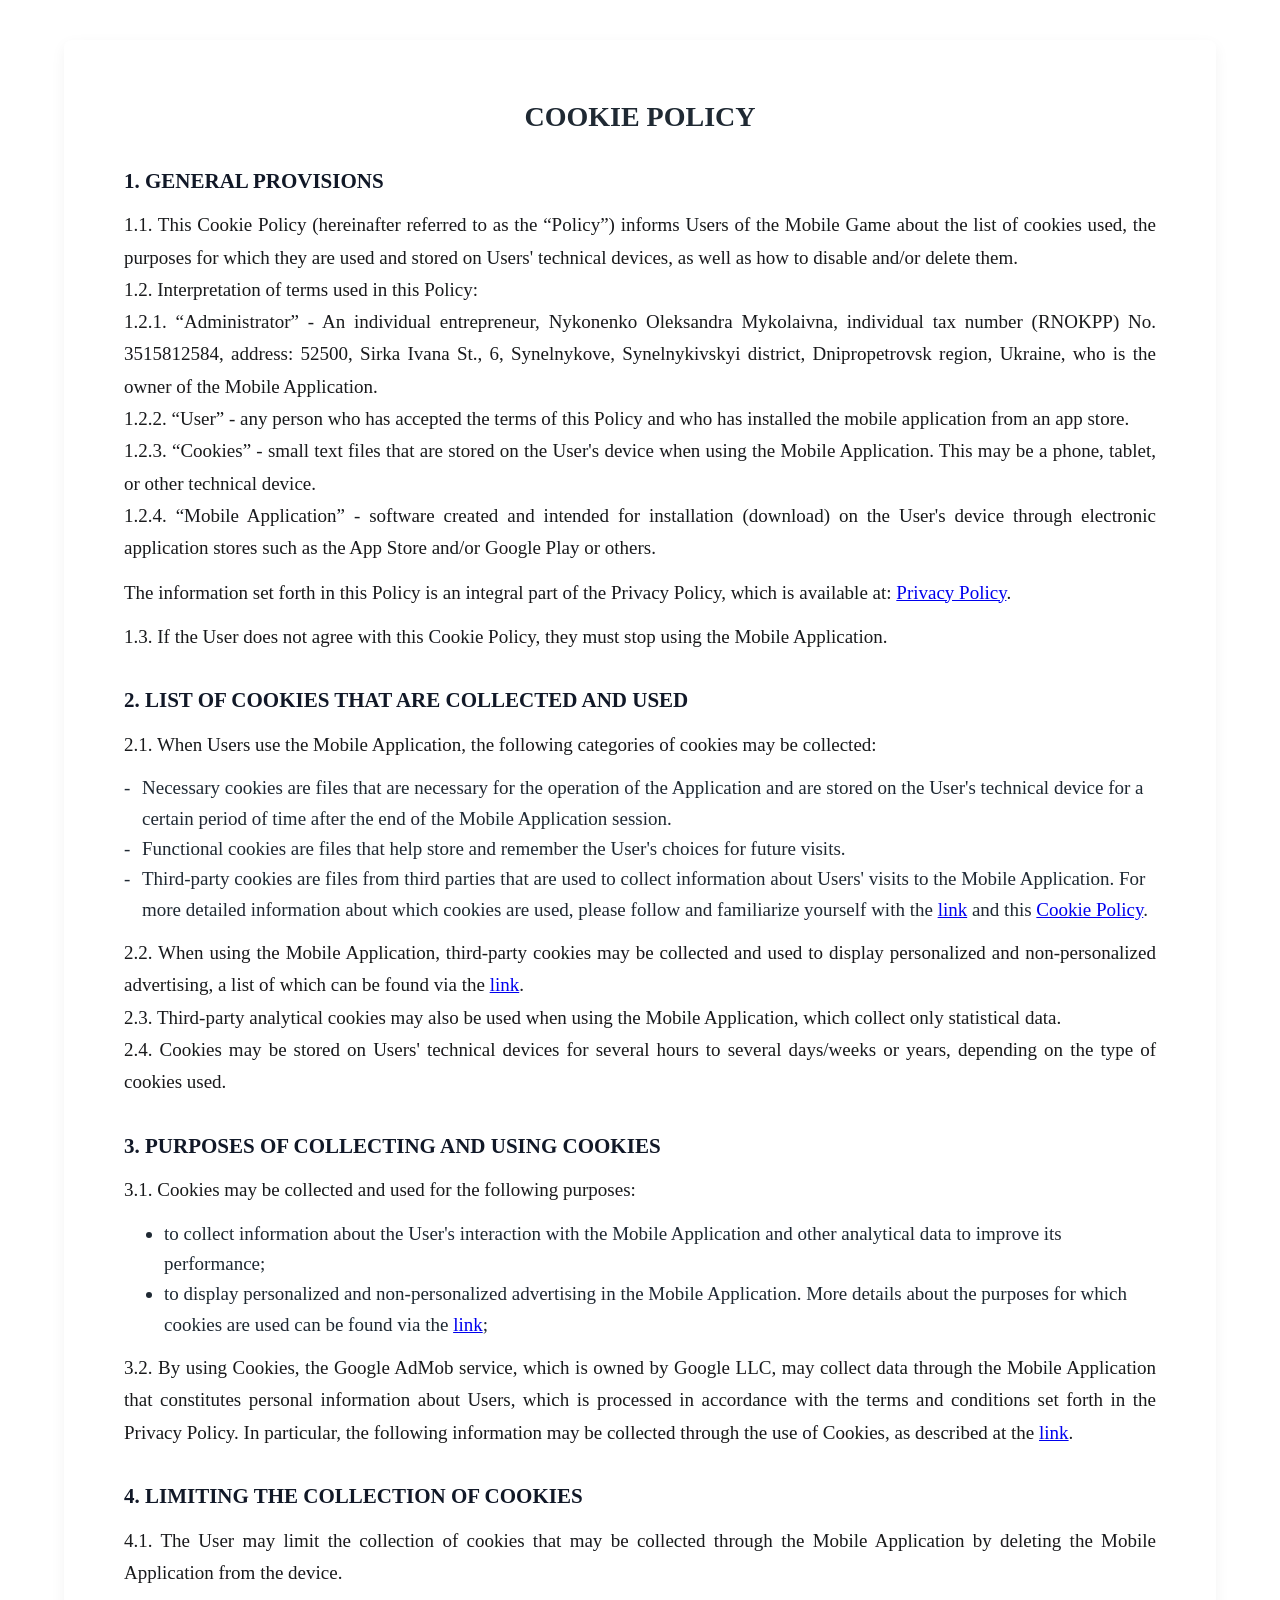
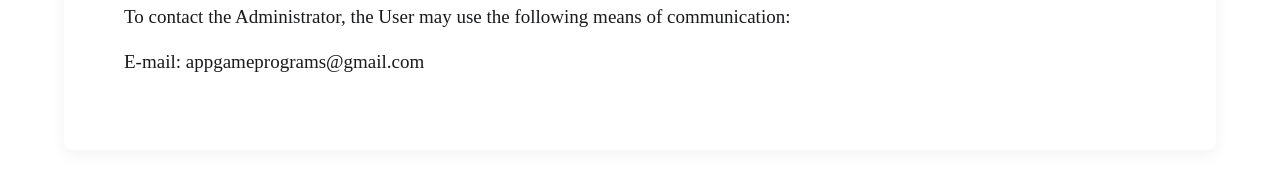
<file: site-Cookies.html>
<!DOCTYPE html>
<html lang="en">
<head>
    <meta charset="UTF-8">
    <meta name="viewport" content="width=device-width, initial-scale=1.0">
    <title>COOKIE POLICY</title>
    <link rel="stylesheet" href="styles.css">
</head>
<body>

<div class="container">
    <h1>COOKIE POLICY</h1>
        <h2>1. GENERAL PROVISIONS</h2>
        <p>
         1.1. This Cookie Policy (hereinafter referred to as the “Policy”) informs Users of the Mobile Game about the list of cookies used, the purposes for which they are used and stored on Users' technical devices, as well as how to disable and/or delete them.<br>
		 1.2. Interpretation of terms used in this Policy:<br>
		 1.2.1. “Administrator” - An individual entrepreneur, Nykonenko Oleksandra Mykolaivna, individual tax number (RNOKPP) No. 3515812584, address: 52500, Sirka Ivana St., 6, Synelnykove, Synelnykivskyi district, Dnipropetrovsk region, Ukraine, who is the owner of the Mobile Application.<br>
		 1.2.2. “User” - any person who has accepted the terms of this Policy and who has installed the mobile application from an app store.<br>
		 1.2.3. “Cookies” - small text files that are stored on the User's device when using the Mobile Application. This may be a phone, tablet, or other technical device.<br>
		 1.2.4. “Mobile Application” - software created and intended for installation (download) on the User's device through electronic application stores such as the App Store and/or Google Play or others.<br>
        </p>
		<p>
		The information set forth in this Policy is an integral part of the Privacy Policy, which is available at: <a href="https://appgameprivacypolicy.github.io/sitePrivacyPolicy/">Privacy Policy</a>.<br>
		</p>
		<p>
		1.3. If the User does not agree with this Cookie Policy, they must stop using the Mobile Application.
		</p>
		<h2>2. LIST OF COOKIES THAT ARE COLLECTED AND USED</h2>
		<p>
		2.1. When Users use the Mobile Application, the following categories of cookies may be collected:
		<ul class="dash-list">
				<li>Necessary cookies are files that are necessary for the operation of the Application and are stored on the User's technical device for a certain period of time after the end of the Mobile Application session.</li>
				<li>Functional cookies are files that help store and remember the User's choices for future visits.</li>
				<li>Third-party cookies are files from third parties that are used to collect information about Users' visits to the Mobile Application. For more detailed information about which cookies are used, please follow and familiarize yourself with the <a href="https://policies.google.com/technologies/cookies">link</a> and this <a href="https://appgameprivacypolicy.github.io/sitePrivacyPolicy/site-Cookies">Cookie Policy</a>.</li>
		</ul>
		</p>
		<p>
		2.2. When using the Mobile Application, third-party cookies may be collected and used to display personalized and non-personalized advertising, a list of which can be found via the  <a href="https://business.safety.google/adscookies/">link</a>.<br>
		2.3. Third-party analytical cookies may also be used when using the Mobile Application, which collect only statistical data.<br>
		2.4. Cookies may be stored on Users' technical devices for several hours to several days/weeks or years, depending on the type of cookies used.
		</p>
		 <h2>3. PURPOSES OF COLLECTING AND USING COOKIES</h2>
		 <p>
		 3.1. Cookies may be collected and used for the following purposes:
		 <ul>
		 <li>to collect information about the User's interaction with the Mobile Application and other analytical data to improve its performance;</li>
		 <li>to display personalized and non-personalized advertising in the Mobile Application. More details about the purposes for which cookies are used can be found via the <a href="https://policies.google.com/technologies/cookies#types-of-cookies">link</a>;</li>
		</ul>
		 </p>
		 <p>
		 3.2. By using Cookies, the Google AdMob service, which is owned by Google LLC, may collect data through the Mobile Application that constitutes personal information about Users, which is processed in accordance with the terms and conditions set forth in the Privacy Policy. 
		 In particular, the following information may be collected through the use of Cookies, as described at the <a href="https://policies.google.com/technologies/cookies">link</a>.
		 </p>
		  <h2>4. LIMITING THE COLLECTION OF COOKIES</h2>
		  <p>
		  4.1. The User may limit the collection of cookies that may be collected through the Mobile Application by deleting the Mobile Application from the device.
		  </p>
		  <p>
		   To contact the Administrator, the User may use the following means of communication:
		  </p> 
		  <p>
		   E-mail: appgameprograms@gmail.com
		  </p>
</div>
</body>
</html>
</file>
<file: styles.css>
*,
*::before,
*::after {
    box-sizing: border-box;
    margin: 0;
    padding: 0;
}

/* Страница */
body {
    background: #ffffff;
    color: #1f2933;
    line-height: 1.7;
}

.container {
    width: 90%;
    max-width: 1400px;
    margin: 40px auto;
    padding: clamp(24px, 5vw, 60px);  
    background: white;
    border-radius: 8px;
    box-shadow: 0 5px 15px rgba(0,0,0,0.05);
}



/* Заголовки */
h1 {
    font-size: 28px;
    margin-bottom: 10px;
	line-height: 1.2;
    text-align: center;
}

h2 {
    font-size: 21px;
    margin: 30px 0 10px;
    text-align: left;
    color: #111827;
}

/* Текст */
p {
    font-size: 19px;
    color: #191a1c;
    text-align: justify;
	font-weight: 400;
    margin-bottom: 12px;
}

ul {
    padding-left: 40px;   
    margin-top: 10px;     
    margin-bottom: 12px; 
    list-style-type: disc;
}

li {
    font-size: 19px;
    line-height: 1.6;
}

.four-column-table {
    width: 100%;               
    border-collapse: collapse; 
}

.four-column-table td {
    border: 1px solid #ccc;    
    padding: 12px 16px;         
    text-align: center;    
	text-align: left; 	
    vertical-align: middle;     
    font-size: 19px;
    background: #f9f9f9;
}
.center-text {
	text-align:center;
}

.dash-list {
    list-style: none;
    padding-left: 0;
}

.dash-list li {
    position: relative;
    padding-left: 18px;
}

.dash-list li::before {
    content: "-";    
    position: absolute;
    left: 0;
}
.table-wrapper {
    width: 100%;
    overflow-x: auto;             
}

.four-column-table {
    width: 100%;
    border-collapse: collapse;
    min-width: 600px;             
}

.title_dev {
	text-align:center; 
	margin: 10px 0 10px;
}

section {
    margin-top: 10px;
}

/* Мобильные устройства */
@media (max-width: 640px) {
    .container {
        margin: 20px auto;  
        padding: 20px;
        border-radius: 8px;
        box-shadow: none;
    }

    h1 {
        font-size: 22px;
    }

    h2 {
        font-size: 16px;
        margin-top: 24px;
	    padding-left: 12px; 
    }

    p {
        font-size: 14px;
    }
	
	 .four-column-table td {
        padding: 8px 10px;
        font-size: 14px;
    }
	
	ul {
        padding-left: 30px;   
    }

    li {
        font-size: 14px;      
        line-height: 1.5;   
    }
}
</file>
